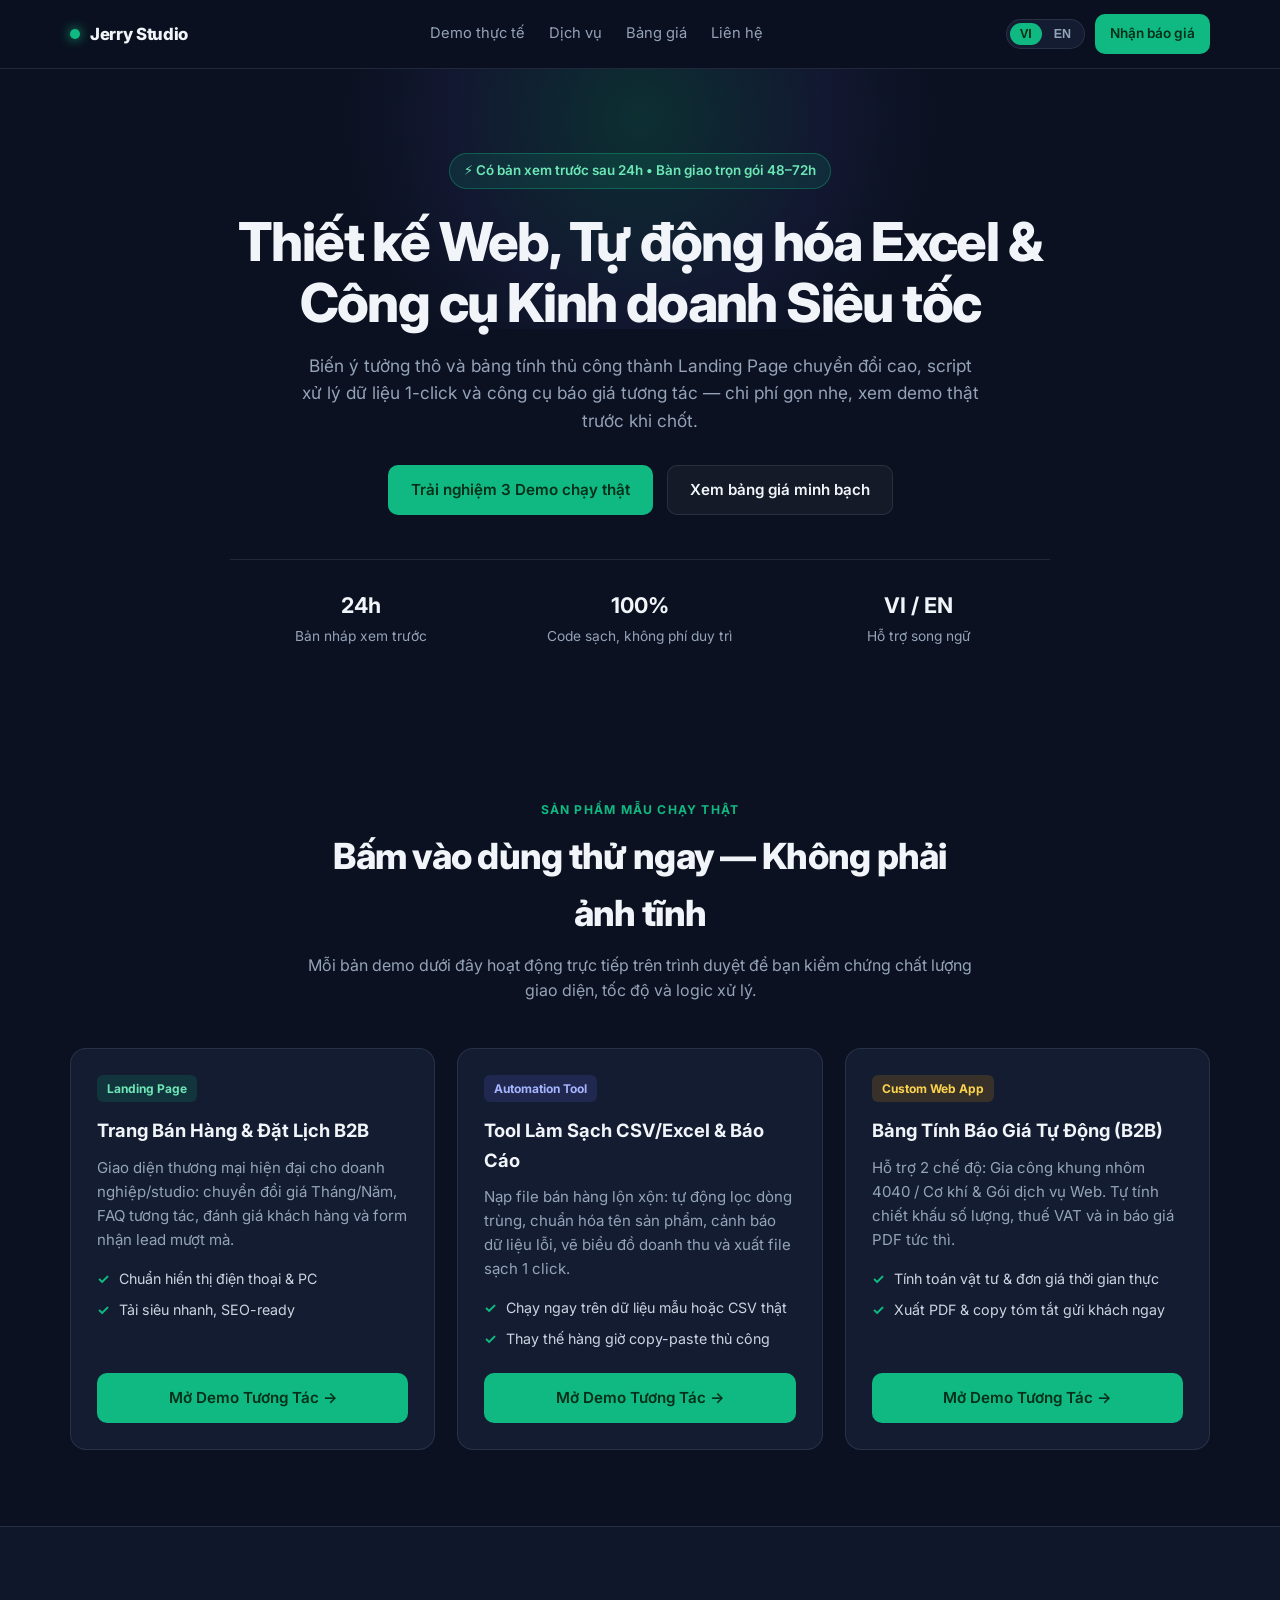
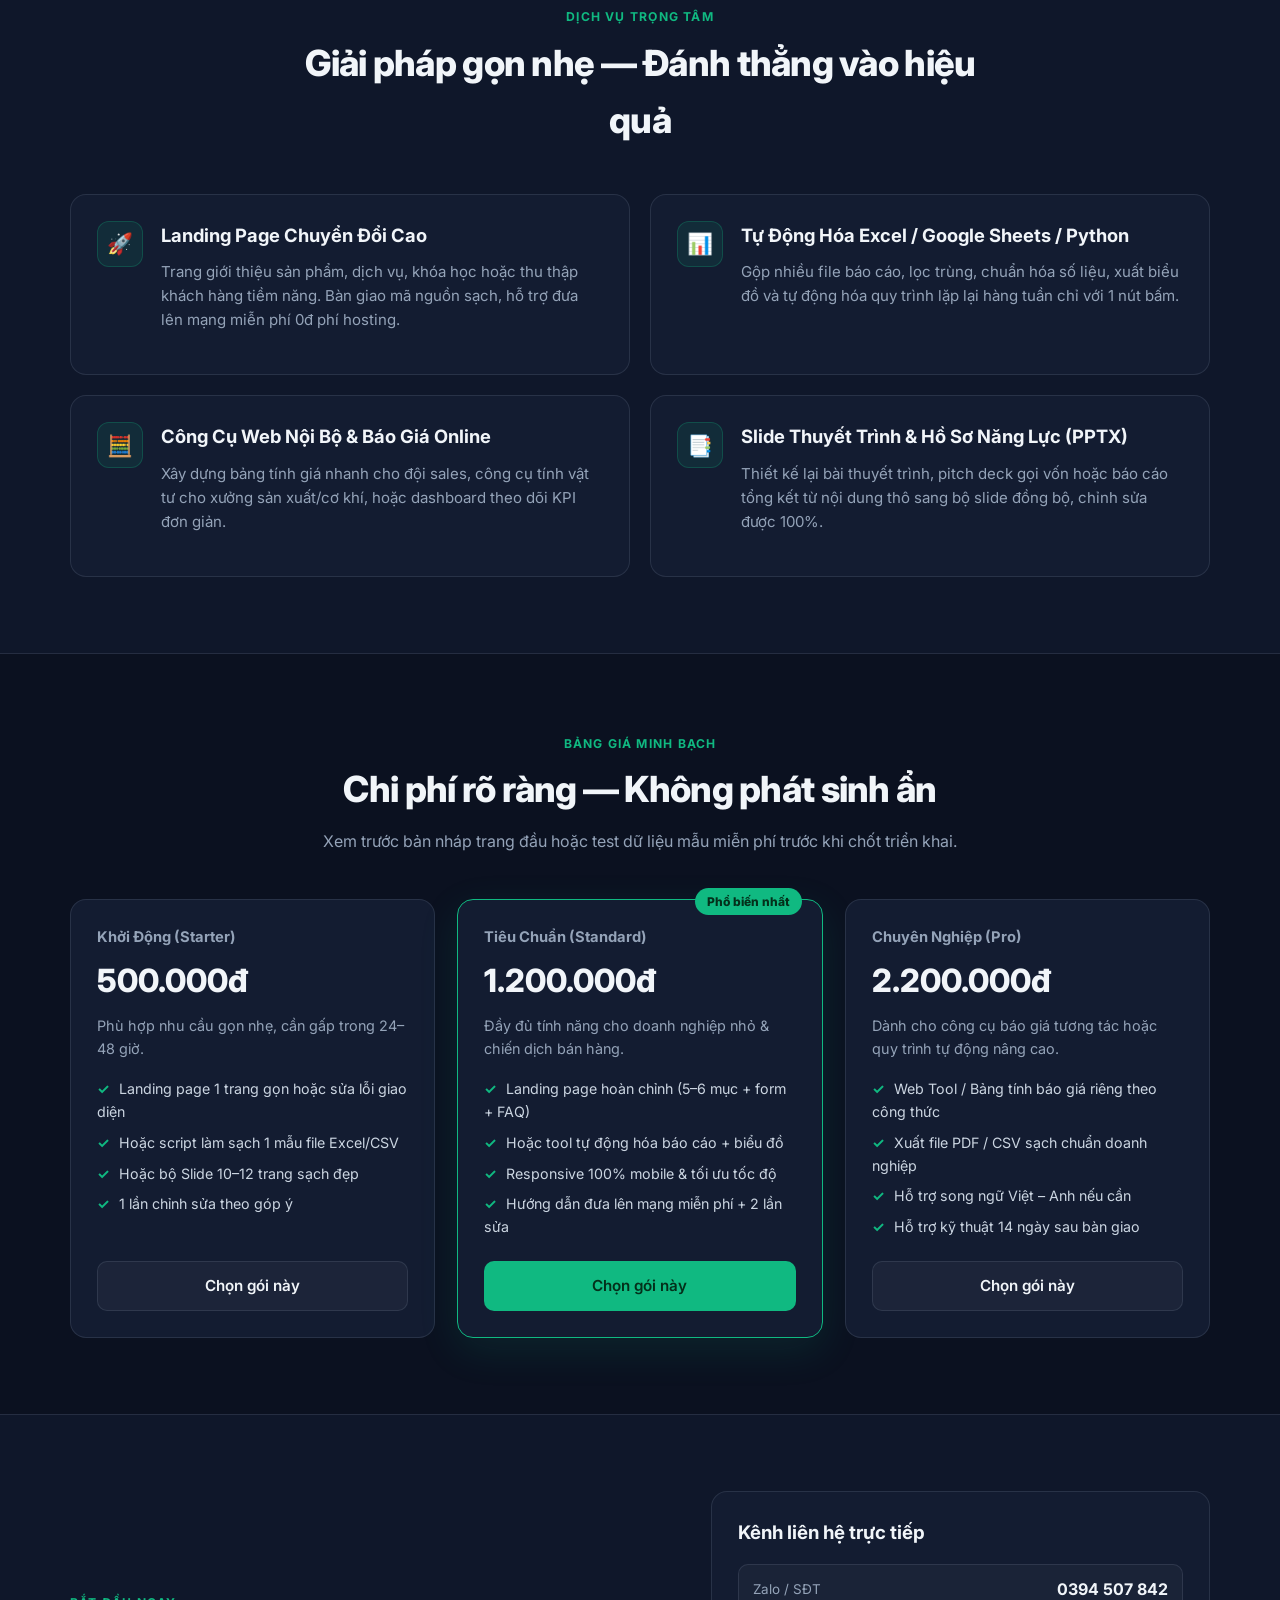
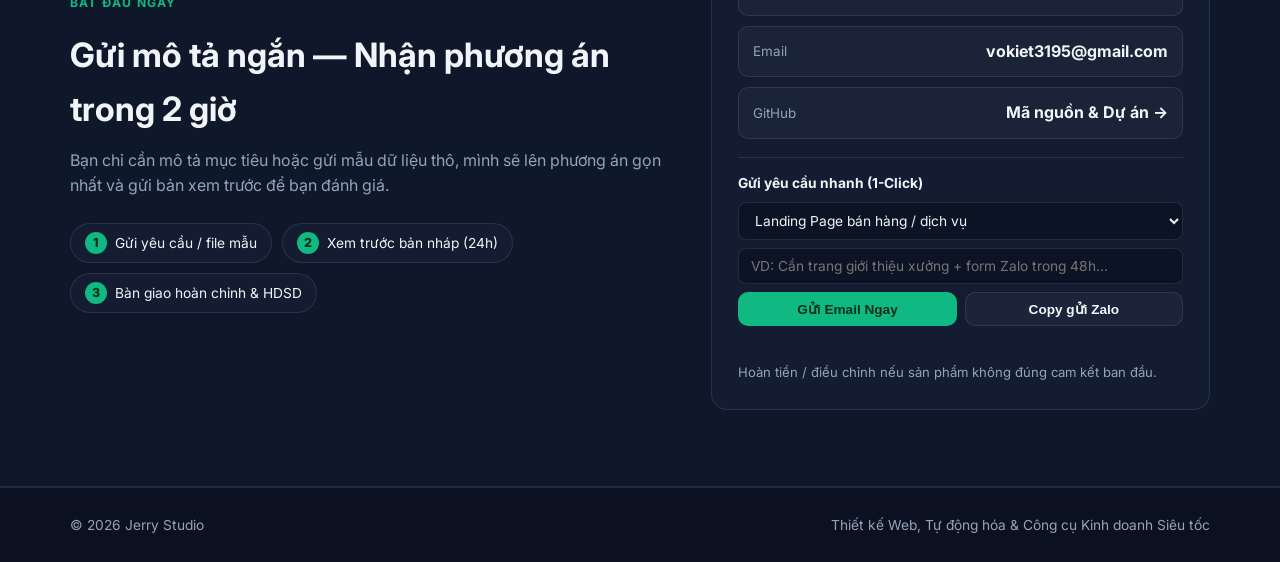
<file: index.html>
<!DOCTYPE html>
<html lang="vi">
<head>
  <meta charset="UTF-8" />
  <meta name="viewport" content="width=device-width, initial-scale=1.0" />
  <title>Jerry Studio — Web, Automation & Interactive Business Tools</title>
  <link rel="preconnect" href="https://fonts.googleapis.com" />
  <link rel="preconnect" href="https://fonts.gstatic.com" crossorigin />
  <link href="https://fonts.googleapis.com/css2?family=Inter:wght@400;500;600;700;800&display=swap" rel="stylesheet" />
  <link rel="stylesheet" href="./styles.css" />
</head>
<body>
  <header class="navbar">
    <div class="container nav-inner">
      <a href="#top" class="brand">
        <span class="brand-dot"></span>
        <span data-brand-name>Jerry Studio</span>
      </a>
      <nav class="nav-links">
        <a href="#demos" data-i18n="nav_demos">Demo thực tế</a>
        <a href="#services" data-i18n="nav_services">Dịch vụ</a>
        <a href="#pricing" data-i18n="nav_pricing">Bảng giá</a>
        <a href="#contact" data-i18n="nav_contact">Liên hệ</a>
      </nav>
      <div class="nav-actions">
        <button id="langToggle" class="lang-btn" type="button" aria-label="Switch language">
          <span class="lang-pill active" data-lang-badge="vi">VI</span>
          <span class="lang-pill" data-lang-badge="en">EN</span>
        </button>
        <a href="#contact" class="btn btn-sm btn-primary" data-i18n="nav_cta">Nhận báo giá</a>
      </div>
    </div>
  </header>

  <main id="top">
    <!-- Hero -->
    <section class="hero">
      <div class="hero-glow"></div>
      <div class="container hero-content">
        <div class="badge" data-i18n="hero_badge">⚡ Có bản xem trước sau 24h • Bàn giao trọn gói 48–72h</div>
        <h1 data-i18n="hero_title">Thiết kế Web, Tự động hóa Excel &amp; Công cụ Kinh doanh Siêu tốc</h1>
        <p class="hero-sub" data-i18n="hero_sub">
          Biến ý tưởng thô và bảng tính thủ công thành Landing Page chuyển đổi cao, script xử lý dữ liệu 1-click và công cụ báo giá tương tác — chi phí gọn nhẹ, xem demo thật trước khi chốt.
        </p>
        <div class="hero-ctas">
          <a href="#demos" class="btn btn-primary" data-i18n="hero_cta_primary">Trải nghiệm 3 Demo chạy thật</a>
          <a href="#pricing" class="btn btn-secondary" data-i18n="hero_cta_secondary">Xem bảng giá minh bạch</a>
        </div>
        <div class="hero-stats">
          <div class="stat-item">
            <strong>24h</strong>
            <span data-i18n="stat_1">Bản nháp xem trước</span>
          </div>
          <div class="stat-item">
            <strong>100%</strong>
            <span data-i18n="stat_2">Code sạch, không phí duy trì</span>
          </div>
          <div class="stat-item">
            <strong>VI / EN</strong>
            <span data-i18n="stat_3">Hỗ trợ song ngữ</span>
          </div>
        </div>
      </div>
    </section>

    <!-- Live Interactive Demos -->
    <section id="demos" class="section">
      <div class="container">
        <div class="section-head">
          <span class="eyebrow" data-i18n="demos_eyebrow">SẢN PHẨM MẪU CHẠY THẬT</span>
          <h2 data-i18n="demos_title">Bấm vào dùng thử ngay — Không phải ảnh tĩnh</h2>
          <p data-i18n="demos_sub">Mỗi bản demo dưới đây hoạt động trực tiếp trên trình duyệt để bạn kiểm chứng chất lượng giao diện, tốc độ và logic xử lý.</p>
        </div>

        <div class="grid-3">
          <article class="card demo-card">
            <div class="demo-tag emerald" data-i18n="demo1_tag">Landing Page</div>
            <h3 data-i18n="demo1_title">Trang Bán Hàng &amp; Đặt Lịch B2B</h3>
            <p data-i18n="demo1_desc">Giao diện thương mại hiện đại cho doanh nghiệp/studio: chuyển đổi giá Tháng/Năm, FAQ tương tác, đánh giá khách hàng và form nhận lead mượt mà.</p>
            <ul class="mini-list">
              <li data-i18n="demo1_f1">Chuẩn hiển thị điện thoại &amp; PC</li>
              <li data-i18n="demo1_f2">Tải siêu nhanh, SEO-ready</li>
            </ul>
            <a href="./demos/landing-page/index.html" class="btn btn-primary full-btn" data-i18n="demo_open">Mở Demo Tương Tác →</a>
          </article>

          <article class="card demo-card">
            <div class="demo-tag indigo" data-i18n="demo2_tag">Automation Tool</div>
            <h3 data-i18n="demo2_title">Tool Làm Sạch CSV/Excel &amp; Báo Cáo</h3>
            <p data-i18n="demo2_desc">Nạp file bán hàng lộn xộn: tự động lọc dòng trùng, chuẩn hóa tên sản phẩm, cảnh báo dữ liệu lỗi, vẽ biểu đồ doanh thu và xuất file sạch 1 click.</p>
            <ul class="mini-list">
              <li data-i18n="demo2_f1">Chạy ngay trên dữ liệu mẫu hoặc CSV thật</li>
              <li data-i18n="demo2_f2">Thay thế hàng giờ copy-paste thủ công</li>
            </ul>
            <a href="./demos/excel-automation/index.html" class="btn btn-primary full-btn" data-i18n="demo_open">Mở Demo Tương Tác →</a>
          </article>

          <article class="card demo-card">
            <div class="demo-tag amber" data-i18n="demo3_tag">Custom Web App</div>
            <h3 data-i18n="demo3_title">Bảng Tính Báo Giá Tự Động (B2B)</h3>
            <p data-i18n="demo3_desc">Hỗ trợ 2 chế độ: Gia công khung nhôm 4040 / Cơ khí &amp; Gói dịch vụ Web. Tự tính chiết khấu số lượng, thuế VAT và in báo giá PDF tức thì.</p>
            <ul class="mini-list">
              <li data-i18n="demo3_f1">Tính toán vật tư &amp; đơn giá thời gian thực</li>
              <li data-i18n="demo3_f2">Xuất PDF &amp; copy tóm tắt gửi khách ngay</li>
            </ul>
            <a href="./demos/quote-calculator/index.html" class="btn btn-primary full-btn" data-i18n="demo_open">Mở Demo Tương Tác →</a>
          </article>
        </div>
      </div>
    </section>

    <!-- Core Services -->
    <section id="services" class="section section-alt">
      <div class="container">
        <div class="section-head">
          <span class="eyebrow" data-i18n="srv_eyebrow">DỊCH VỤ TRỌNG TÂM</span>
          <h2 data-i18n="srv_title">Giải pháp gọn nhẹ — Đánh thẳng vào hiệu quả</h2>
        </div>

        <div class="grid-2">
          <div class="card service-card">
            <div class="icon-box">🚀</div>
            <div>
              <h3 data-i18n="srv1_title">Landing Page Chuyển Đổi Cao</h3>
              <p data-i18n="srv1_desc">Trang giới thiệu sản phẩm, dịch vụ, khóa học hoặc thu thập khách hàng tiềm năng. Bàn giao mã nguồn sạch, hỗ trợ đưa lên mạng miễn phí 0đ phí hosting.</p>
            </div>
          </div>

          <div class="card service-card">
            <div class="icon-box">📊</div>
            <div>
              <h3 data-i18n="srv2_title">Tự Động Hóa Excel / Google Sheets / Python</h3>
              <p data-i18n="srv2_desc">Gộp nhiều file báo cáo, lọc trùng, chuẩn hóa số liệu, xuất biểu đồ và tự động hóa quy trình lặp lại hàng tuần chỉ với 1 nút bấm.</p>
            </div>
          </div>

          <div class="card service-card">
            <div class="icon-box">🧮</div>
            <div>
              <h3 data-i18n="srv3_title">Công Cụ Web Nội Bộ &amp; Báo Giá Online</h3>
              <p data-i18n="srv3_desc">Xây dựng bảng tính giá nhanh cho đội sales, công cụ tính vật tư cho xưởng sản xuất/cơ khí, hoặc dashboard theo dõi KPI đơn giản.</p>
            </div>
          </div>

          <div class="card service-card">
            <div class="icon-box">📑</div>
            <div>
              <h3 data-i18n="srv4_title">Slide Thuyết Trình &amp; Hồ Sơ Năng Lực (PPTX)</h3>
              <p data-i18n="srv4_desc">Thiết kế lại bài thuyết trình, pitch deck gọi vốn hoặc báo cáo tổng kết từ nội dung thô sang bộ slide đồng bộ, chỉnh sửa được 100%.</p>
            </div>
          </div>
        </div>
      </div>
    </section>

    <!-- Pricing -->
    <section id="pricing" class="section">
      <div class="container">
        <div class="section-head">
          <span class="eyebrow" data-i18n="price_eyebrow">BẢNG GIÁ MINH BẠCH</span>
          <h2 data-i18n="price_title">Chi phí rõ ràng — Không phát sinh ẩn</h2>
          <p data-i18n="price_sub">Xem trước bản nháp trang đầu hoặc test dữ liệu mẫu miễn phí trước khi chốt triển khai.</p>
        </div>

        <div class="grid-3">
          <div class="card price-card">
            <div class="tier-name" data-i18n="p1_name">Khởi Động (Starter)</div>
            <div class="tier-price" data-i18n="p1_price">500.000đ</div>
            <p class="tier-desc" data-i18n="p1_desc">Phù hợp nhu cầu gọn nhẹ, cần gấp trong 24–48 giờ.</p>
            <ul class="check-list">
              <li data-i18n="p1_l1">Landing page 1 trang gọn hoặc sửa lỗi giao diện</li>
              <li data-i18n="p1_l2">Hoặc script làm sạch 1 mẫu file Excel/CSV</li>
              <li data-i18n="p1_l3">Hoặc bộ Slide 10–12 trang sạch đẹp</li>
              <li data-i18n="p1_l4">1 lần chỉnh sửa theo góp ý</li>
            </ul>
            <a href="#contact" class="btn btn-secondary full-btn" data-i18n="price_btn">Chọn gói này</a>
          </div>

          <div class="card price-card featured">
            <div class="popular-badge" data-i18n="p2_badge">Phổ biến nhất</div>
            <div class="tier-name" data-i18n="p2_name">Tiêu Chuẩn (Standard)</div>
            <div class="tier-price" data-i18n="p2_price">1.200.000đ</div>
            <p class="tier-desc" data-i18n="p2_desc">Đầy đủ tính năng cho doanh nghiệp nhỏ &amp; chiến dịch bán hàng.</p>
            <ul class="check-list">
              <li data-i18n="p2_l1">Landing page hoàn chỉnh (5–6 mục + form + FAQ)</li>
              <li data-i18n="p2_l2">Hoặc tool tự động hóa báo cáo + biểu đồ</li>
              <li data-i18n="p2_l3">Responsive 100% mobile &amp; tối ưu tốc độ</li>
              <li data-i18n="p2_l4">Hướng dẫn đưa lên mạng miễn phí + 2 lần sửa</li>
            </ul>
            <a href="#contact" class="btn btn-primary full-btn" data-i18n="price_btn">Chọn gói này</a>
          </div>

          <div class="card price-card">
            <div class="tier-name" data-i18n="p3_name">Chuyên Nghiệp (Pro)</div>
            <div class="tier-price" data-i18n="p3_price">2.200.000đ</div>
            <p class="tier-desc" data-i18n="p3_desc">Dành cho công cụ báo giá tương tác hoặc quy trình tự động nâng cao.</p>
            <ul class="check-list">
              <li data-i18n="p3_l1">Web Tool / Bảng tính báo giá riêng theo công thức</li>
              <li data-i18n="p3_l2">Xuất file PDF / CSV sạch chuẩn doanh nghiệp</li>
              <li data-i18n="p3_l3">Hỗ trợ song ngữ Việt – Anh nếu cần</li>
              <li data-i18n="p3_l4">Hỗ trợ kỹ thuật 14 ngày sau bàn giao</li>
            </ul>
            <a href="#contact" class="btn btn-secondary full-btn" data-i18n="price_btn">Chọn gói này</a>
          </div>
        </div>
      </div>
    </section>

    <!-- Process + Contact -->
    <section id="contact" class="section section-alt">
      <div class="container contact-wrap">
        <div class="contact-info">
          <span class="eyebrow" data-i18n="ct_eyebrow">BẮT ĐẦU NGAY</span>
          <h2 data-i18n="ct_title">Gửi mô tả ngắn — Nhận phương án trong 2 giờ</h2>
          <p data-i18n="ct_sub">Bạn chỉ cần mô tả mục tiêu hoặc gửi mẫu dữ liệu thô, mình sẽ lên phương án gọn nhất và gửi bản xem trước để bạn đánh giá.</p>

          <div class="process-steps">
            <div class="step-pill"><span>1</span> <em data-i18n="step_1">Gửi yêu cầu / file mẫu</em></div>
            <div class="step-pill"><span>2</span> <em data-i18n="step_2">Xem trước bản nháp (24h)</em></div>
            <div class="step-pill"><span>3</span> <em data-i18n="step_3">Bàn giao hoàn chỉnh &amp; HDSD</em></div>
          </div>
        </div>

        <div class="card contact-card">
          <h3 data-i18n="ct_box_title">Kênh liên hệ trực tiếp</h3>
          <div class="contact-links">
            <a id="linkZalo" href="#" target="_blank" rel="noopener noreferrer" class="contact-row">
              <span class="c-label">Zalo / SĐT</span>
              <strong id="textZalo">0900 000 000</strong>
            </a>
            <a id="linkEmail" href="mailto:hello@example.com" class="contact-row">
              <span class="c-label">Email</span>
              <strong id="textEmail">hello@example.com</strong>
            </a>
            <a id="linkUpwork" href="#" target="_blank" rel="noopener noreferrer" class="contact-row">
              <span class="c-label">Upwork</span>
              <strong data-i18n="ct_upwork">Hồ sơ Upwork →</strong>
            </a>
            <a id="linkGithub" href="#" target="_blank" rel="noopener noreferrer" class="contact-row">
              <span class="c-label">GitHub</span>
              <strong data-i18n="ct_github">Mã nguồn &amp; Dự án →</strong>
            </a>
          </div>

          <div class="brief-box">
            <div class="brief-title" data-i18n="qb_title">Gửi yêu cầu nhanh (1-Click)</div>
            <select id="briefService" class="brief-input">
              <option value="Landing Page (600k / $25–$50)" data-i18n="qb_opt1">Landing Page bán hàng / dịch vụ</option>
              <option value="Excel / CSV / Python Automation (400k / $25–$50)" data-i18n="qb_opt2">Tự động hóa Excel / CSV / Python</option>
              <option value="Interactive Quote Calculator / Web Tool (800k / $30–$95)" data-i18n="qb_opt3">Web Tool / Bảng tính báo giá B2B</option>
              <option value="PPTX Slide Deck (350k / $25–$50)" data-i18n="qb_opt4">Slide thuyết trình / Báo cáo PPTX</option>
            </select>
            <input id="briefNote" type="text" class="brief-input" placeholder="VD: Cần trang giới thiệu xưởng + form Zalo trong 48h..." />
            <div class="brief-actions">
              <button id="btnSendEmail" type="button" class="btn btn-sm btn-primary" data-i18n="qb_email">Gửi Email Ngay</button>
              <button id="btnCopyBrief" type="button" class="btn btn-sm btn-secondary" data-i18n="qb_copy">Copy gửi Zalo</button>
            </div>
            <div id="briefToast" class="brief-toast"></div>
          </div>

          <p class="contact-note" data-i18n="ct_note">Hoàn tiền / điều chỉnh nếu sản phẩm không đúng cam kết ban đầu.</p>
        </div>
      </div>
    </section>
  </main>

  <footer class="footer">
    <div class="container footer-inner">
      <span>© 2026 <span data-brand-name>Jerry Studio</span></span>
      <span data-i18n="footer_note">Fast-Turnaround Web, Automation &amp; Custom Tools</span>
    </div>
  </footer>

  <script src="./app.js"></script>
</body>
</html>
</file>
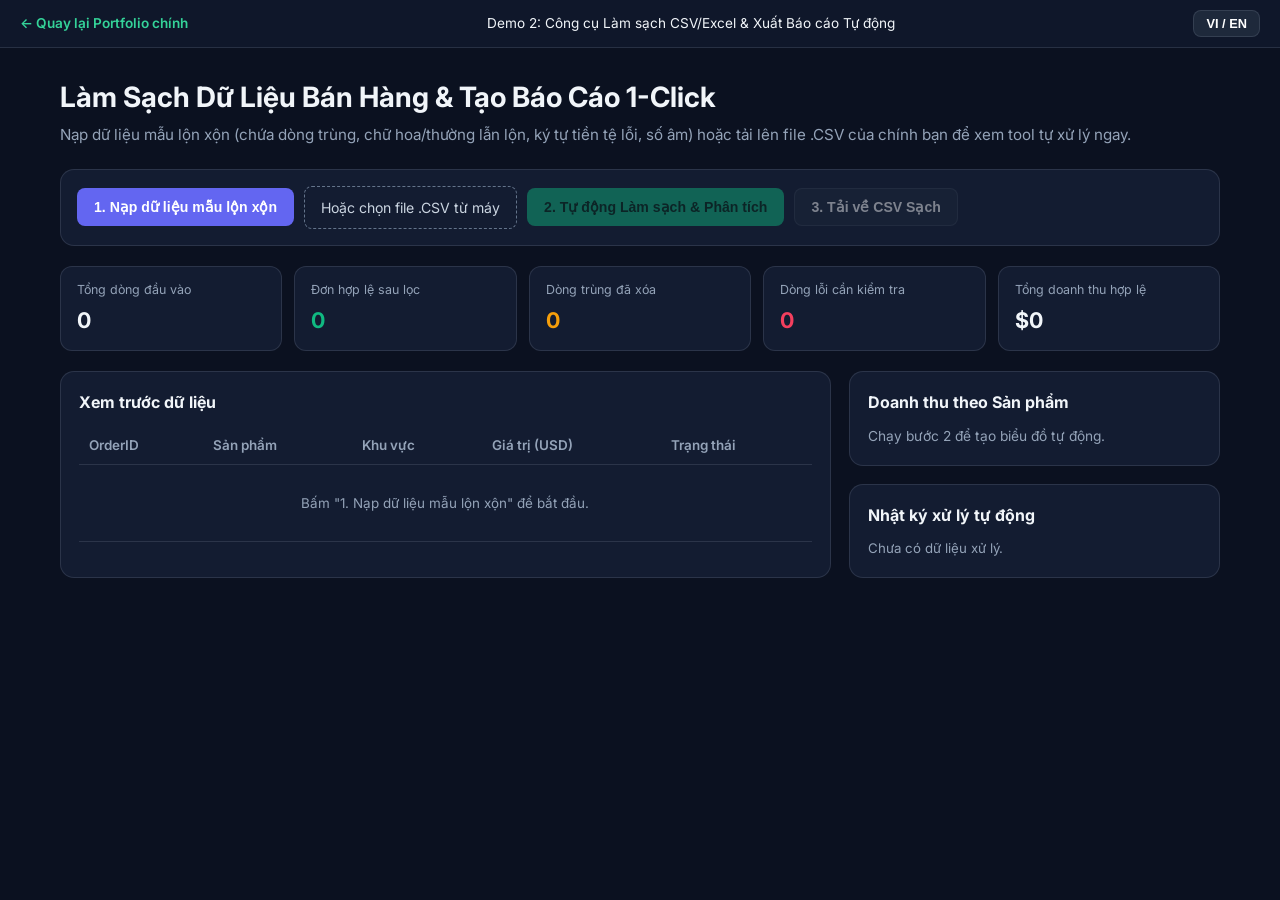
<file: demos/excel-automation/index.html>
<!DOCTYPE html>
<html lang="vi">
<head>
  <meta charset="UTF-8" />
  <meta name="viewport" content="width=device-width, initial-scale=1.0" />
  <title>Demo 2: CSV/Excel Auto-Cleaner &amp; Sales Report</title>
  <link href="https://fonts.googleapis.com/css2?family=Inter:wght@400;500;600;700;800&display=swap" rel="stylesheet" />
  <style>
    :root { --bg:#0b1120; --card:#131c31; --border:rgba(148,163,184,0.18); --text:#f1f5f9; --muted:#94a3b8; --emerald:#10b981; --amber:#f59e0b; --rose:#f43f5e; --indigo:#6366f1; }
    * { box-sizing: border-box; margin: 0; padding: 0; }
    body { font-family: 'Inter', system-ui, sans-serif; background: var(--bg); color: var(--text); line-height: 1.5; }
    .demo-bar { background: #0f172a; border-bottom: 1px solid var(--border); padding: 10px 20px; display: flex; justify-content: space-between; align-items: center; gap: 12px; font-size: 0.85rem; }
    .demo-bar a { color: #34d399; font-weight: 600; text-decoration: none; }
    .btn { padding: 10px 16px; border-radius: 8px; border: 1px solid var(--border); background: #1e293b; color: #fff; font-weight: 600; cursor: pointer; font-size: 0.88rem; }
    .btn:hover { border-color: var(--emerald); }
    .btn-primary { background: var(--emerald); color: #042f1a; border-color: transparent; }
    .btn-indigo { background: var(--indigo); color: #fff; border-color: transparent; }
    .btn:disabled { opacity: 0.45; cursor: not-allowed; }
    .container { width: min(1160px, 94%); margin: 28px auto 60px; }
    h1 { font-size: 1.75rem; margin-bottom: 6px; }
    .sub { color: var(--muted); margin-bottom: 22px; font-size: 0.95rem; }
    .toolbar { display: flex; flex-wrap: wrap; gap: 10px; align-items: center; background: var(--card); border: 1px solid var(--border); padding: 16px; border-radius: 14px; margin-bottom: 20px; }
    .file-label { display: inline-flex; align-items: center; gap: 8px; padding: 10px 16px; border-radius: 8px; border: 1px dashed #64748b; cursor: pointer; font-size: 0.88rem; color: #cbd5e1; }
    .file-label input { display: none; }
    .kpis { display: grid; grid-template-columns: repeat(5, 1fr); gap: 12px; margin-bottom: 20px; }
    .kpi { background: var(--card); border: 1px solid var(--border); border-radius: 12px; padding: 14px 16px; }
    .kpi span { display: block; font-size: 0.78rem; color: var(--muted); margin-bottom: 4px; }
    .kpi strong { font-size: 1.35rem; }
    .grid-main { display: grid; grid-template-columns: 1.35fr 0.65fr; gap: 18px; margin-bottom: 20px; }
    .panel { background: var(--card); border: 1px solid var(--border); border-radius: 14px; padding: 18px; }
    .panel h3 { font-size: 1rem; margin-bottom: 12px; display: flex; justify-content: space-between; align-items: center; }
    .table-wrap { overflow-x: auto; max-height: 360px; overflow-y: auto; }
    table { width: 100%; border-collapse: collapse; font-size: 0.84rem; }
    th, td { text-align: left; padding: 9px 10px; border-bottom: 1px solid var(--border); white-space: nowrap; }
    th { color: var(--muted); font-weight: 600; position: sticky; top: 0; background: var(--card); }
    .tag { padding: 2px 8px; border-radius: 999px; font-size: 0.74rem; font-weight: 700; }
    .tag-ok { background: rgba(16,185,129,0.16); color: #6ee7b7; }
    .tag-warn { background: rgba(244,63,94,0.18); color: #fda4af; }
    .bar-list { display: flex; flex-direction: column; gap: 12px; }
    .bar-row { font-size: 0.84rem; }
    .bar-meta { display: flex; justify-content: space-between; margin-bottom: 4px; }
    .bar-track { height: 10px; background: #1e293b; border-radius: 999px; overflow: hidden; }
    .bar-fill { height: 100%; background: linear-gradient(90deg, var(--emerald), var(--indigo)); border-radius: 999px; }
    .log-box { font-size: 0.83rem; color: #cbd5e1; display: flex; flex-direction: column; gap: 6px; max-height: 220px; overflow-y: auto; }
    .log-item { padding: 7px 10px; background: rgba(255,255,255,0.03); border-radius: 8px; border-left: 3px solid var(--amber); }
    .log-item.ok { border-left-color: var(--emerald); }
    @media (max-width: 920px) { .kpis { grid-template-columns: repeat(2, 1fr); } .grid-main { grid-template-columns: 1fr; } }
  </style>
</head>
<body>
  <div class="demo-bar">
    <a href="../../index.html" data-t="back">← Quay lại Portfolio chính</a>
    <span data-t="demoTitle">Demo 2: Công cụ Làm sạch CSV/Excel &amp; Xuất Báo cáo Tự động</span>
    <button id="langBtn" class="btn" style="padding:5px 12px;font-size:0.8rem;" type="button">VI / EN</button>
  </div>

  <div class="container">
    <h1 data-t="h1">Làm Sạch Dữ Liệu Bán Hàng &amp; Tạo Báo Cáo 1-Click</h1>
    <p class="sub" data-t="sub">Nạp dữ liệu mẫu lộn xộn (chứa dòng trùng, chữ hoa/thường lẫn lộn, ký tự tiền tệ lỗi, số âm) hoặc tải lên file .CSV của chính bạn để xem tool tự xử lý ngay.</p>

    <div class="toolbar">
      <button id="loadSampleBtn" class="btn btn-indigo" type="button" data-t="btnSample">1. Nạp dữ liệu mẫu lộn xộn</button>
      <label class="file-label">
        <span data-t="btnUpload">Hoặc chọn file .CSV từ máy</span>
        <input id="csvInput" type="file" accept=".csv,text/csv" />
      </label>
      <button id="cleanBtn" class="btn btn-primary" type="button" disabled data-t="btnClean">2. Tự động Làm sạch &amp; Phân tích</button>
      <button id="exportBtn" class="btn" type="button" disabled data-t="btnExport">3. Tải về CSV Sạch</button>
    </div>

    <div class="kpis">
      <div class="kpi"><span data-t="k1">Tổng dòng đầu vào</span><strong id="kpiTotal">0</strong></div>
      <div class="kpi"><span data-t="k2">Đơn hợp lệ sau lọc</span><strong id="kpiValid" style="color:var(--emerald)">0</strong></div>
      <div class="kpi"><span data-t="k3">Dòng trùng đã xóa</span><strong id="kpiDup" style="color:var(--amber)">0</strong></div>
      <div class="kpi"><span data-t="k4">Dòng lỗi cần kiểm tra</span><strong id="kpiWarn" style="color:var(--rose)">0</strong></div>
      <div class="kpi"><span data-t="k5">Tổng doanh thu hợp lệ</span><strong id="kpiRev">$0</strong></div>
    </div>

    <div class="grid-main">
      <div class="panel">
        <h3><span data-t="tblTitle">Xem trước dữ liệu</span><small id="tblMode" style="color:var(--muted);font-weight:500;"></small></h3>
        <div class="table-wrap">
          <table>
            <thead>
              <tr>
                <th>OrderID</th>
                <th data-t="colProd">Sản phẩm</th>
                <th data-t="colReg">Khu vực</th>
                <th data-t="colAmt">Giá trị (USD)</th>
                <th data-t="colStatus">Trạng thái</th>
              </tr>
            </thead>
            <tbody id="tableBody">
              <tr><td colspan="5" style="color:var(--muted);text-align:center;padding:28px;" data-t="emptyMsg">Bấm "1. Nạp dữ liệu mẫu lộn xộn" để bắt đầu.</td></tr>
            </tbody>
          </table>
        </div>
      </div>

      <div style="display:flex;flex-direction:column;gap:18px;">
        <div class="panel">
          <h3 data-t="chartTitle">Doanh thu theo Sản phẩm</h3>
          <div id="chartBox" class="bar-list">
            <span style="color:var(--muted);font-size:0.86rem;" data-t="chartEmpty">Chạy bước 2 để tạo biểu đồ tự động.</span>
          </div>
        </div>
        <div class="panel">
          <h3 data-t="logTitle">Nhật ký xử lý tự động</h3>
          <div id="logBox" class="log-box">
            <span style="color:var(--muted);" data-t="logEmpty">Chưa có dữ liệu xử lý.</span>
          </div>
        </div>
      </div>
    </div>
  </div>

  <script>
    const SAMPLE_CSV = `OrderID,Product,Region,Amount
ORD-1001,  aluminum frame 4040 ,hanoi,$120.50
ORD-1002,Landing Page Starter,HCMC, 250
ORD-1001,  aluminum frame 4040 ,hanoi,$120.50
ORD-1003,EXCEL AUTO SCRIPT,da nang,"$180.00"
ORD-1004,aluminum frame 4040,Ha Noi,140
ORD-1005,B2B Quote Tool,HCMC,320
ORD-1006,landing page starter,hcmc, -45
ORD-1007,  excel auto script ,HaNoi,195.5
ORD-1005,B2B Quote Tool,HCMC,320
ORD-1008,Aluminum Frame 4040,DaNang,
ORD-1009,Pitch Deck PPTX,HCMC,150
ORD-1010,  b2b quote tool,Ha Noi,$410
ORD-1011,Landing Page Starter,DA NANG,260
ORD-1012,Pitch Deck PPTX,hanoi,$165`;

    const T = {
      vi: {
        back: "← Quay lại Portfolio chính",
        demoTitle: "Demo 2: Công cụ Làm sạch CSV/Excel & Xuất Báo cáo Tự động",
        h1: "Làm Sạch Dữ Liệu Bán Hàng & Tạo Báo Cáo 1-Click",
        sub: "Nạp dữ liệu mẫu lộn xộn (chứa dòng trùng, chữ hoa/thường lẫn lộn, ký tự tiền tệ lỗi, số âm) hoặc tải lên file .CSV của chính bạn để xem tool tự xử lý ngay.",
        btnSample: "1. Nạp dữ liệu mẫu lộn xộn",
        btnUpload: "Hoặc chọn file .CSV từ máy",
        btnClean: "2. Tự động Làm sạch & Phân tích",
        btnExport: "3. Tải về CSV Sạch",
        k1: "Tổng dòng đầu vào", k2: "Đơn hợp lệ sau lọc", k3: "Dòng trùng đã xóa", k4: "Dòng lỗi cần kiểm tra", k5: "Tổng doanh thu hợp lệ",
        tblTitle: "Xem trước dữ liệu", colProd: "Sản phẩm", colReg: "Khu vực", colAmt: "Giá trị (USD)", colStatus: "Trạng thái",
        emptyMsg: "Bấm \"1. Nạp dữ liệu mẫu lộn xộn\" để bắt đầu.",
        chartTitle: "Doanh thu theo Sản phẩm", chartEmpty: "Chạy bước 2 để tạo biểu đồ tự động.",
        logTitle: "Nhật ký xử lý tự động", logEmpty: "Chưa có dữ liệu xử lý.",
        modeRaw: "Dữ liệu thô chưa xử lý", modeClean: "Đã chuẩn hóa & lọc trùng",
        ok: "Hợp lệ", warn: "Cảnh báo lỗi"
      },
      en: {
        back: "← Back to Main Portfolio",
        demoTitle: "Demo 2: CSV / Excel Auto-Cleaner & Sales Report",
        h1: "1-Click Sales CSV Cleaner & Analytics Generator",
        sub: "Load messy sample exports (duplicates, inconsistent casing, currency symbols, negative/blank anomalies) or upload your own .CSV file.",
        btnSample: "1. Load Messy Sample Data",
        btnUpload: "Or Upload Your .CSV",
        btnClean: "2. Auto-Clean & Generate Report",
        btnExport: "3. Export Clean CSV",
        k1: "Input Rows", k2: "Valid Orders", k3: "Duplicates Removed", k4: "Flagged Anomalies", k5: "Valid Revenue",
        tblTitle: "Data Preview", colProd: "Product", colReg: "Region", colAmt: "Amount (USD)", colStatus: "Status",
        emptyMsg: "Click \"1. Load Messy Sample Data\" to begin.",
        chartTitle: "Revenue by Product", chartEmpty: "Run step 2 to render revenue chart.",
        logTitle: "Automation Audit Log", logEmpty: "No operations run yet.",
        modeRaw: "Raw Messy Input", modeClean: "Cleaned & Deduplicated",
        ok: "Valid", warn: "Flagged"
      }
    };

    let lang = "vi";
    let rawRows = [];
    let cleanedRows = [];

    function parseCSV(text) {
      const lines = text.trim().split(/\r?\n/);
      if (lines.length < 2) return [];
      const parseLine = (line) => {
        const res = [];
        let cur = "", inQ = false;
        for (let i = 0; i < line.length; i++) {
          const ch = line[i];
          if (ch === '"') { inQ = !inQ; }
          else if (ch === ',' && !inQ) { res.push(cur.trim()); cur = ""; }
          else { cur += ch; }
        }
        res.push(cur.trim());
        return res;
      };
      const headers = parseLine(lines[0]);
      return lines.slice(1).filter(Boolean).map((l) => {
        const vals = parseLine(l);
        return {
          id: vals[0] || "",
          product: vals[1] || "",
          region: vals[2] || "",
          amount: vals[3] || "",
          rawLine: l
        };
      });
    }

    function titleCase(str) {
      return str.trim().replace(/\s+/g, " ").toLowerCase().replace(/\b\w/g, (c) => c.toUpperCase());
    }

    function normalizeRegion(str) {
      const s = str.trim().replace(/\s+/g, "").toLowerCase();
      if (s === "hanoi") return "Ha Noi";
      if (s === "hcmc" || s === "hochiminh") return "HCMC";
      if (s === "danang") return "Da Nang";
      return titleCase(str);
    }

    function renderRawTable() {
      const tbody = document.getElementById("tableBody");
      tbody.innerHTML = rawRows.map((r) => `
        <tr>
          <td>${r.id}</td>
          <td>${r.product}</td>
          <td>${r.region}</td>
          <td>${r.amount || "<em>(blank)</em>"}</td>
          <td><span class="tag" style="background:rgba(148,163,184,0.18);color:#cbd5e1;">RAW</span></td>
        </tr>
      `).join("");
      document.getElementById("tblMode").textContent = T[lang].modeRaw;
      document.getElementById("kpiTotal").textContent = rawRows.length;
      document.getElementById("kpiValid").textContent = "—";
      document.getElementById("kpiDup").textContent = "—";
      document.getElementById("kpiWarn").textContent = "—";
      document.getElementById("kpiRev").textContent = "—";
    }

    function runCleaner() {
      const seen = new Set();
      const logs = [];
      let dupCount = 0, warnCount = 0, validRev = 0;
      const byProduct = {};
      cleanedRows = [];

      rawRows.forEach((row) => {
        const cleanId = row.id.trim().toUpperCase();
        const cleanProd = titleCase(row.product);
        const cleanReg = normalizeRegion(row.region);
        const numStr = String(row.amount).replace(/[$,\s"]/g, "");
        const amt = numStr === "" ? NaN : Number(numStr);

        const key = `${cleanId}|${cleanProd}|${cleanReg}|${numStr}`;
        if (seen.has(key)) {
          dupCount++;
          logs.push({ msg: `Removed duplicate: ${cleanId} (${cleanProd})`, ok: false });
          return;
        }
        seen.add(key);

        let status = "ok";
        if (Number.isNaN(amt) || amt <= 0) {
          status = "warn";
          warnCount++;
          logs.push({ msg: `Flagged anomaly on ${cleanId}: invalid amount "${row.amount || "blank"}"`, ok: false });
        } else {
          validRev += amt;
          byProduct[cleanProd] = (byProduct[cleanProd] || 0) + amt;
        }

        cleanedRows.push({
          id: cleanId,
          product: cleanProd,
          region: cleanReg,
          amount: Number.isNaN(amt) ? 0 : amt,
          status
        });
      });

      logs.unshift({ msg: `Normalized whitespace & casing across ${rawRows.length} rows.`, ok: true });

      const tbody = document.getElementById("tableBody");
      tbody.innerHTML = cleanedRows.map((r) => `
        <tr>
          <td>${r.id}</td>
          <td>${r.product}</td>
          <td>${r.region}</td>
          <td>$${r.amount.toFixed(2)}</td>
          <td><span class="tag ${r.status === "ok" ? "tag-ok" : "tag-warn"}">${r.status === "ok" ? T[lang].ok : T[lang].warn}</span></td>
        </tr>
      `).join("");

      const validCount = cleanedRows.filter((r) => r.status === "ok").length;
      document.getElementById("tblMode").textContent = T[lang].modeClean;
      document.getElementById("kpiTotal").textContent = rawRows.length;
      document.getElementById("kpiValid").textContent = validCount;
      document.getElementById("kpiDup").textContent = dupCount;
      document.getElementById("kpiWarn").textContent = warnCount;
      document.getElementById("kpiRev").textContent = `$${validRev.toLocaleString("en-US", { maximumFractionDigits: 2 })}`;

      const entries = Object.entries(byProduct).sort((a, b) => b[1] - a[1]);
      const maxVal = entries.length ? entries[0][1] : 1;
      document.getElementById("chartBox").innerHTML = entries.map(([name, val]) => `
        <div class="bar-row">
          <div class="bar-meta"><span>${name}</span><strong>$${val.toFixed(0)}</strong></div>
          <div class="bar-track"><div class="bar-fill" style="width:${Math.round((val / maxVal) * 100)}%"></div></div>
        </div>
      `).join("");

      document.getElementById("logBox").innerHTML = logs.map((l) => `
        <div class="log-item ${l.ok ? "ok" : ""}">${l.msg}</div>
      `).join("");

      document.getElementById("exportBtn").disabled = cleanedRows.length === 0;
    }

    document.getElementById("loadSampleBtn").addEventListener("click", () => {
      rawRows = parseCSV(SAMPLE_CSV);
      renderRawTable();
      document.getElementById("cleanBtn").disabled = false;
      document.getElementById("exportBtn").disabled = true;
    });

    document.getElementById("csvInput").addEventListener("change", (e) => {
      const file = e.target.files[0];
      if (!file) return;
      const reader = new FileReader();
      reader.onload = (ev) => {
        rawRows = parseCSV(String(ev.target.result || ""));
        if (rawRows.length) {
          renderRawTable();
          document.getElementById("cleanBtn").disabled = false;
          document.getElementById("exportBtn").disabled = true;
        }
      };
      reader.readAsText(file);
    });

    document.getElementById("cleanBtn").addEventListener("click", runCleaner);

    document.getElementById("exportBtn").addEventListener("click", () => {
      const lines = ["OrderID,Product,Region,AmountUSD,Status"];
      cleanedRows.forEach((r) => {
        lines.push(`"${r.id}","${r.product}","${r.region}",${r.amount.toFixed(2)},${r.status}`);
      });
      const blob = new Blob([lines.join("\n")], { type: "text/csv;charset=utf-8;" });
      const url = URL.createObjectURL(blob);
      const a = document.createElement("a");
      a.href = url;
      a.download = "cleaned_sales_report.csv";
      a.click();
      URL.revokeObjectURL(url);
    });

    document.getElementById("langBtn").addEventListener("click", () => {
      lang = lang === "vi" ? "en" : "vi";
      document.querySelectorAll("[data-t]").forEach((el) => {
        const k = el.getAttribute("data-t");
        if (T[lang][k]) el.textContent = T[lang][k];
      });
      if (cleanedRows.length) runCleaner();
      else if (rawRows.length) renderRawTable();
    });
  </script>
</body>
</html>
</file>
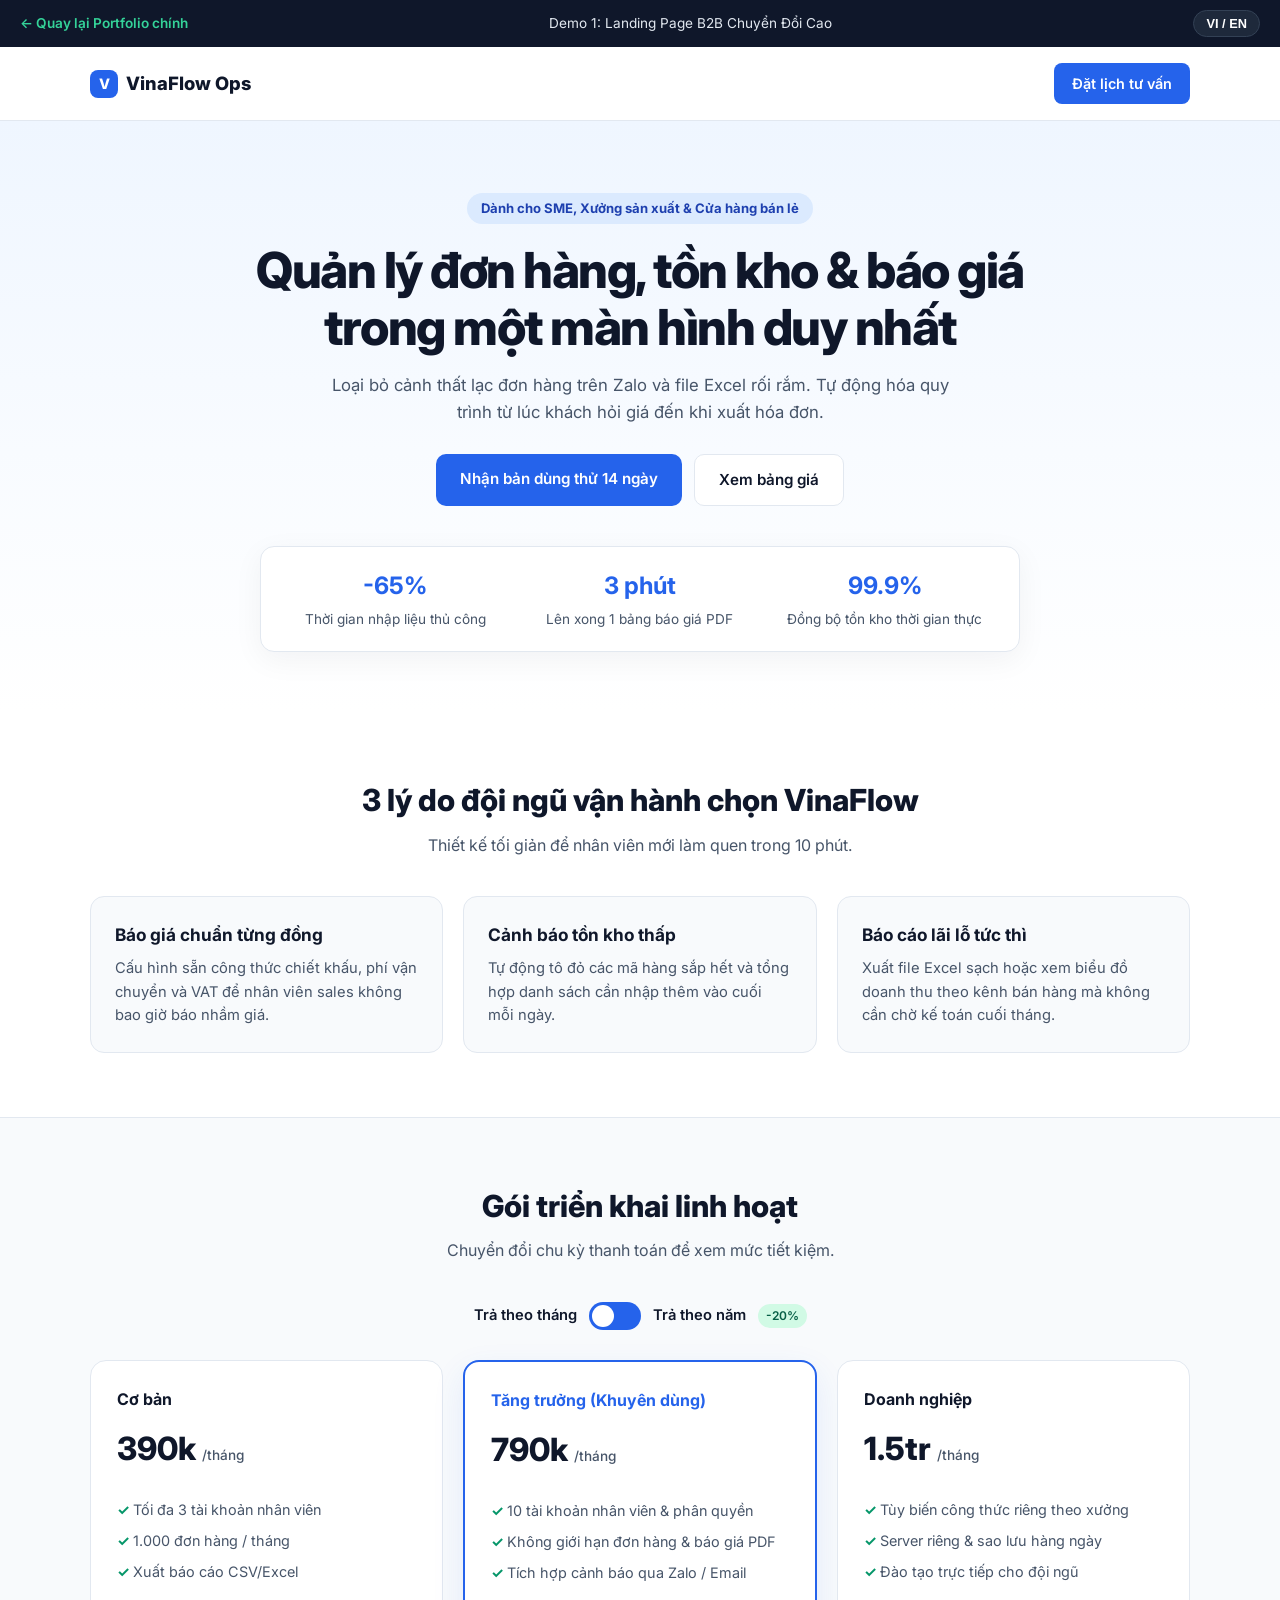
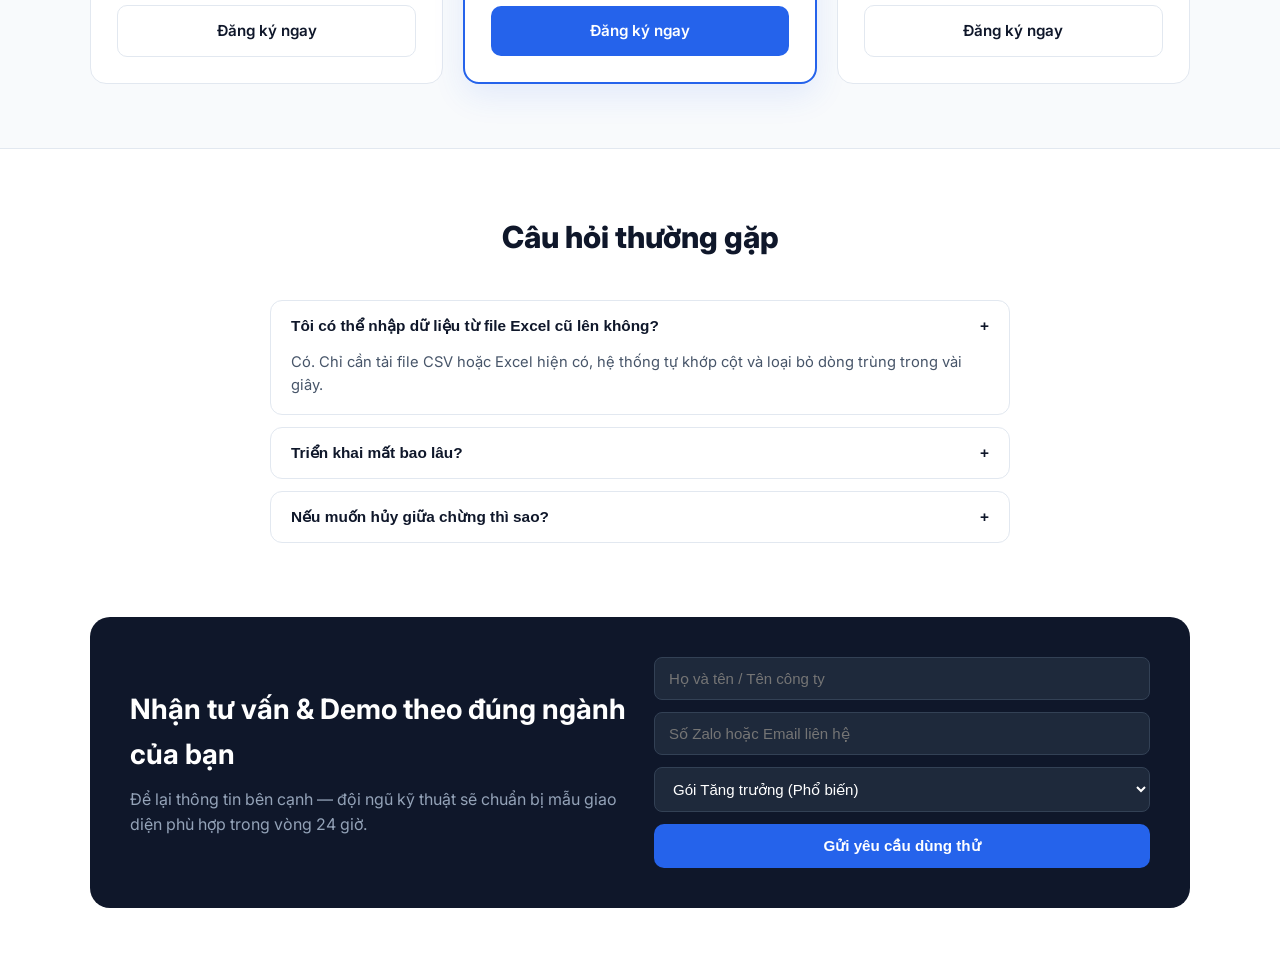
<file: demos/landing-page/index.html>
<!DOCTYPE html>
<html lang="vi">
<head>
  <meta charset="UTF-8" />
  <meta name="viewport" content="width=device-width, initial-scale=1.0" />
  <title>Demo 1: VinaFlow Ops — B2B Landing Page</title>
  <link href="https://fonts.googleapis.com/css2?family=Inter:wght@400;500;600;700;800&display=swap" rel="stylesheet" />
  <style>
    :root {
      --bg: #ffffff;
      --surface: #f8fafc;
      --ink: #0f172a;
      --muted: #475569;
      --border: #e2e8f0;
      --accent: #2563eb;
      --accent-dark: #1d4ed8;
      --emerald: #059669;
    }
    * { box-sizing: border-box; margin: 0; padding: 0; }
    body { font-family: 'Inter', system-ui, sans-serif; color: var(--ink); background: var(--bg); line-height: 1.6; }
    .demo-bar {
      background: #0f172a; color: #e2e8f0; padding: 10px 20px;
      display: flex; align-items: center; justify-content: space-between; gap: 12px; font-size: 0.85rem;
    }
    .demo-bar a { color: #34d399; font-weight: 600; text-decoration: none; }
    .lang-switch { background: #1e293b; color: #fff; border: 1px solid #334155; padding: 5px 12px; border-radius: 999px; cursor: pointer; font-weight: 600; font-size: 0.8rem; }
    .container { width: min(1100px, 92%); margin: 0 auto; }
    nav.site-nav { border-bottom: 1px solid var(--border); padding: 16px 0; background: #fff; position: sticky; top: 0; z-index: 20; }
    .nav-flex { display: flex; align-items: center; justify-content: space-between; gap: 16px; }
    .logo { font-weight: 800; font-size: 1.15rem; color: var(--ink); display: flex; align-items: center; gap: 8px; }
    .logo-badge { background: var(--accent); color: #fff; width: 28px; height: 28px; border-radius: 8px; display: grid; place-items: center; font-size: 0.9rem; }
    .nav-cta { background: var(--accent); color: #fff; padding: 9px 18px; border-radius: 8px; text-decoration: none; font-weight: 600; font-size: 0.9rem; }
    .hero { padding: 72px 0 60px; background: linear-gradient(180deg, #eff6ff 0%, #ffffff 100%); text-align: center; }
    .pill { display: inline-block; background: #dbeafe; color: #1e40af; padding: 5px 14px; border-radius: 999px; font-size: 0.82rem; font-weight: 700; margin-bottom: 18px; }
    .hero h1 { font-size: clamp(2rem, 4.2vw, 3.1rem); font-weight: 800; letter-spacing: -0.03em; max-width: 780px; margin: 0 auto 16px; line-height: 1.15; }
    .hero p { max-width: 620px; margin: 0 auto 28px; color: var(--muted); font-size: 1.05rem; }
    .hero-btns { display: flex; justify-content: center; gap: 12px; flex-wrap: wrap; margin-bottom: 40px; }
    .btn { padding: 13px 24px; border-radius: 10px; font-weight: 600; text-decoration: none; display: inline-block; cursor: pointer; border: none; font-size: 0.95rem; }
    .btn-blue { background: var(--accent); color: #fff; }
    .btn-blue:hover { background: var(--accent-dark); }
    .btn-outline { background: #fff; color: var(--ink); border: 1px solid var(--border); }
    .metrics { display: grid; grid-template-columns: repeat(3, 1fr); gap: 16px; max-width: 760px; margin: 0 auto; background: #fff; border: 1px solid var(--border); border-radius: 14px; padding: 20px; box-shadow: 0 8px 30px rgba(15, 23, 42, 0.05); }
    .metrics strong { display: block; font-size: 1.5rem; color: var(--accent); }
    .metrics span { font-size: 0.85rem; color: var(--muted); }
    section { padding: 64px 0; }
    .sec-head { text-align: center; max-width: 620px; margin: 0 auto 38px; }
    .sec-head h2 { font-size: 1.9rem; font-weight: 800; margin-bottom: 8px; }
    .sec-head p { color: var(--muted); }
    .grid-3 { display: grid; grid-template-columns: repeat(3, 1fr); gap: 20px; }
    .box { background: var(--surface); border: 1px solid var(--border); border-radius: 14px; padding: 24px; }
    .box h3 { margin-bottom: 8px; font-size: 1.08rem; }
    .box p { color: var(--muted); font-size: 0.92rem; }
    .billing-toggle { display: flex; align-items: center; justify-content: center; gap: 12px; margin-bottom: 30px; font-weight: 600; font-size: 0.92rem; }
    .switch-track { width: 52px; height: 28px; background: var(--accent); border-radius: 999px; position: relative; cursor: pointer; border: none; }
    .switch-thumb { width: 22px; height: 22px; background: #fff; border-radius: 50%; position: absolute; top: 3px; left: 3px; transition: transform 0.2s ease; }
    .switch-track.annual .switch-thumb { transform: translateX(24px); }
    .save-tag { background: #d1fae5; color: #065f46; padding: 2px 8px; border-radius: 999px; font-size: 0.75rem; }
    .price-box { background: #fff; border: 1px solid var(--border); border-radius: 16px; padding: 26px; display: flex; flex-direction: column; }
    .price-box.highlight { border: 2px solid var(--accent); box-shadow: 0 12px 32px rgba(37, 99, 235, 0.1); }
    .amount { font-size: 2rem; font-weight: 800; margin: 10px 0; }
    .amount small { font-size: 0.85rem; font-weight: 500; color: var(--muted); }
    .list { list-style: none; margin: 14px 0 22px; display: flex; flex-direction: column; gap: 8px; font-size: 0.9rem; color: var(--muted); }
    .list li::before { content: "✓ "; color: var(--emerald); font-weight: 700; }
    .faq-list { max-width: 740px; margin: 0 auto; display: flex; flex-direction: column; gap: 12px; }
    .faq-item { border: 1px solid var(--border); border-radius: 12px; overflow: hidden; background: #fff; }
    .faq-q { width: 100%; text-align: left; background: none; border: none; padding: 16px 20px; font-weight: 700; font-size: 0.96rem; cursor: pointer; display: flex; justify-content: space-between; align-items: center; color: var(--ink); }
    .faq-a { padding: 0 20px 16px; color: var(--muted); font-size: 0.92rem; display: none; }
    .faq-item.open .faq-a { display: block; }
    .lead-sec { background: #0f172a; color: #fff; border-radius: 20px; padding: 40px; display: grid; grid-template-columns: 1fr 1fr; gap: 28px; align-items: center; }
    .lead-form { display: flex; flex-direction: column; gap: 12px; }
    .lead-form input, .lead-form select { padding: 12px 14px; border-radius: 8px; border: 1px solid #334155; background: #1e293b; color: #fff; font-size: 0.94rem; }
    .toast { display: none; margin-top: 10px; background: rgba(16, 185, 129, 0.16); border: 1px solid #10b981; color: #6ee7b7; padding: 10px 14px; border-radius: 8px; font-size: 0.88rem; }
    @media (max-width: 820px) {
      .grid-3, .metrics, .lead-sec { grid-template-columns: 1fr; }
    }
  </style>
</head>
<body>
  <div class="demo-bar">
    <a href="../../index.html" data-t="back">← Quay lại Portfolio chính</a>
    <span data-t="demoLabel">Demo 1: Landing Page B2B Chuyển Đổi Cao</span>
    <button class="lang-switch" id="langBtn" type="button">VI / EN</button>
  </div>

  <nav class="site-nav">
    <div class="container nav-flex">
      <div class="logo"><span class="logo-badge">V</span> VinaFlow Ops</div>
      <a href="#book" class="nav-cta" data-t="navCta">Đặt lịch tư vấn</a>
    </div>
  </nav>

  <header class="hero">
    <div class="container">
      <span class="pill" data-t="pill">Dành cho SME, Xưởng sản xuất &amp; Cửa hàng bán lẻ</span>
      <h1 data-t="heroH1">Quản lý đơn hàng, tồn kho &amp; báo giá trong một màn hình duy nhất</h1>
      <p data-t="heroP">Loại bỏ cảnh thất lạc đơn hàng trên Zalo và file Excel rối rắm. Tự động hóa quy trình từ lúc khách hỏi giá đến khi xuất hóa đơn.</p>
      <div class="hero-btns">
        <a href="#book" class="btn btn-blue" data-t="cta1">Nhận bản dùng thử 14 ngày</a>
        <a href="#pricing" class="btn btn-outline" data-t="cta2">Xem bảng giá</a>
      </div>
      <div class="metrics">
        <div><strong>-65%</strong><span data-t="m1">Thời gian nhập liệu thủ công</span></div>
        <div><strong>3 phút</strong><span data-t="m2">Lên xong 1 bảng báo giá PDF</span></div>
        <div><strong>99.9%</strong><span data-t="m3">Đồng bộ tồn kho thời gian thực</span></div>
      </div>
    </div>
  </header>

  <section>
    <div class="container">
      <div class="sec-head">
        <h2 data-t="featH2">3 lý do đội ngũ vận hành chọn VinaFlow</h2>
        <p data-t="featP">Thiết kế tối giản để nhân viên mới làm quen trong 10 phút.</p>
      </div>
      <div class="grid-3">
        <div class="box">
          <h3 data-t="f1t">Báo giá chuẩn từng đồng</h3>
          <p data-t="f1d">Cấu hình sẵn công thức chiết khấu, phí vận chuyển và VAT để nhân viên sales không bao giờ báo nhầm giá.</p>
        </div>
        <div class="box">
          <h3 data-t="f2t">Cảnh báo tồn kho thấp</h3>
          <p data-t="f2d">Tự động tô đỏ các mã hàng sắp hết và tổng hợp danh sách cần nhập thêm vào cuối mỗi ngày.</p>
        </div>
        <div class="box">
          <h3 data-t="f3t">Báo cáo lãi lỗ tức thì</h3>
          <p data-t="f3d">Xuất file Excel sạch hoặc xem biểu đồ doanh thu theo kênh bán hàng mà không cần chờ kế toán cuối tháng.</p>
        </div>
      </div>
    </div>
  </section>

  <section id="pricing" style="background: var(--surface); border-top: 1px solid var(--border); border-bottom: 1px solid var(--border);">
    <div class="container">
      <div class="sec-head">
        <h2 data-t="priceH2">Gói triển khai linh hoạt</h2>
        <p data-t="priceP">Chuyển đổi chu kỳ thanh toán để xem mức tiết kiệm.</p>
      </div>
      <div class="billing-toggle">
        <span data-t="monthly">Trả theo tháng</span>
        <button id="billSwitch" class="switch-track" type="button" aria-label="Toggle billing"><span class="switch-thumb"></span></button>
        <span data-t="annual">Trả theo năm</span>
        <span class="save-tag">-20%</span>
      </div>
      <div class="grid-3">
        <div class="price-box">
          <strong data-t="t1n">Cơ bản</strong>
          <div class="amount" data-price-monthly="390k" data-price-annual="310k">390k <small data-t="perMo">/tháng</small></div>
          <ul class="list">
            <li data-t="t1a">Tối đa 3 tài khoản nhân viên</li>
            <li data-t="t1b">1.000 đơn hàng / tháng</li>
            <li data-t="t1c">Xuất báo cáo CSV/Excel</li>
          </ul>
          <a href="#book" class="btn btn-outline" style="margin-top:auto;text-align:center;" data-t="choose">Đăng ký ngay</a>
        </div>
        <div class="price-box highlight">
          <strong style="color:var(--accent)" data-t="t2n">Tăng trưởng (Khuyên dùng)</strong>
          <div class="amount" data-price-monthly="790k" data-price-annual="630k">790k <small data-t="perMo">/tháng</small></div>
          <ul class="list">
            <li data-t="t2a">10 tài khoản nhân viên &amp; phân quyền</li>
            <li data-t="t2b">Không giới hạn đơn hàng &amp; báo giá PDF</li>
            <li data-t="t2c">Tích hợp cảnh báo qua Zalo / Email</li>
          </ul>
          <a href="#book" class="btn btn-blue" style="margin-top:auto;text-align:center;" data-t="choose">Đăng ký ngay</a>
        </div>
        <div class="price-box">
          <strong data-t="t3n">Doanh nghiệp</strong>
          <div class="amount" data-price-monthly="1.5tr" data-price-annual="1.2tr">1.5tr <small data-t="perMo">/tháng</small></div>
          <ul class="list">
            <li data-t="t3a">Tùy biến công thức riêng theo xưởng</li>
            <li data-t="t3b">Server riêng &amp; sao lưu hàng ngày</li>
            <li data-t="t3c">Đào tạo trực tiếp cho đội ngũ</li>
          </ul>
          <a href="#book" class="btn btn-outline" style="margin-top:auto;text-align:center;" data-t="choose">Đăng ký ngay</a>
        </div>
      </div>
    </div>
  </section>

  <section>
    <div class="container">
      <div class="sec-head">
        <h2 data-t="faqH2">Câu hỏi thường gặp</h2>
      </div>
      <div class="faq-list">
        <div class="faq-item open">
          <button class="faq-q" type="button"><span data-t="q1">Tôi có thể nhập dữ liệu từ file Excel cũ lên không?</span><span>+</span></button>
          <div class="faq-a" data-t="a1">Có. Chỉ cần tải file CSV hoặc Excel hiện có, hệ thống tự khớp cột và loại bỏ dòng trùng trong vài giây.</div>
        </div>
        <div class="faq-item">
          <button class="faq-q" type="button"><span data-t="q2">Triển khai mất bao lâu?</span><span>+</span></button>
          <div class="faq-a" data-t="a2">Gói tiêu chuẩn hoạt động ngay sau 24–48 giờ kể từ lúc chốt quy trình mẫu.</div>
        </div>
        <div class="faq-item">
          <button class="faq-q" type="button"><span data-t="q3">Nếu muốn hủy giữa chừng thì sao?</span><span>+</span></button>
          <div class="faq-a" data-t="a3">Bạn luôn có thể xuất toàn bộ dữ liệu về máy dưới dạng Excel/CSV bất kỳ lúc nào, không ràng buộc hợp đồng dài hạn.</div>
        </div>
      </div>
    </div>
  </section>

  <section id="book" style="padding-top: 10px;">
    <div class="container">
      <div class="lead-sec">
        <div>
          <h2 style="font-size:1.75rem;margin-bottom:10px;" data-t="bookH2">Nhận tư vấn &amp; Demo theo đúng ngành của bạn</h2>
          <p style="color:#94a3b8;" data-t="bookP">Để lại thông tin bên cạnh — đội ngũ kỹ thuật sẽ chuẩn bị mẫu giao diện phù hợp trong vòng 24 giờ.</p>
        </div>
        <form id="leadForm" class="lead-form">
          <input type="text" id="leadName" required placeholder="Họ và tên / Tên công ty" />
          <input type="text" id="leadContact" required placeholder="Số Zalo hoặc Email liên hệ" />
          <select id="leadPackage">
            <option value="Standard">Gói Tăng trưởng (Phổ biến)</option>
            <option value="Starter">Gói Cơ bản</option>
            <option value="Enterprise">Gói Tùy biến riêng</option>
          </select>
          <button type="submit" class="btn btn-blue" data-t="submitBtn">Gửi yêu cầu dùng thử</button>
          <div id="toast" class="toast"></div>
        </form>
      </div>
    </div>
  </section>

  <script>
    const I18N = {
      vi: {
        back: "← Quay lại Portfolio chính",
        demoLabel: "Demo 1: Landing Page B2B Chuyển Đổi Cao",
        navCta: "Đặt lịch tư vấn",
        pill: "Dành cho SME, Xưởng sản xuất & Cửa hàng bán lẻ",
        heroH1: "Quản lý đơn hàng, tồn kho & báo giá trong một màn hình duy nhất",
        heroP: "Loại bỏ cảnh thất lạc đơn hàng trên Zalo và file Excel rối rắm. Tự động hóa quy trình từ lúc khách hỏi giá đến khi xuất hóa đơn.",
        cta1: "Nhận bản dùng thử 14 ngày",
        cta2: "Xem bảng giá",
        m1: "Thời gian nhập liệu thủ công",
        m2: "Lên xong 1 bảng báo giá PDF",
        m3: "Đồng bộ tồn kho thời gian thực",
        featH2: "3 lý do đội ngũ vận hành chọn VinaFlow",
        featP: "Thiết kế tối giản để nhân viên mới làm quen trong 10 phút.",
        f1t: "Báo giá chuẩn từng đồng",
        f1d: "Cấu hình sẵn công thức chiết khấu, phí vận chuyển và VAT để nhân viên sales không bao giờ báo nhầm giá.",
        f2t: "Cảnh báo tồn kho thấp",
        f2d: "Tự động tô đỏ các mã hàng sắp hết và tổng hợp danh sách cần nhập thêm vào cuối mỗi ngày.",
        f3t: "Báo cáo lãi lỗ tức thì",
        f3d: "Xuất file Excel sạch hoặc xem biểu đồ doanh thu theo kênh bán hàng mà không cần chờ kế toán cuối tháng.",
        priceH2: "Gói triển khai linh hoạt",
        priceP: "Chuyển đổi chu kỳ thanh toán để xem mức tiết kiệm.",
        monthly: "Trả theo tháng",
        annual: "Trả theo năm",
        perMo: "/tháng",
        t1n: "Cơ bản", t1a: "Tối đa 3 tài khoản nhân viên", t1b: "1.000 đơn hàng / tháng", t1c: "Xuất báo cáo CSV/Excel",
        t2n: "Tăng trưởng (Khuyên dùng)", t2a: "10 tài khoản nhân viên & phân quyền", t2b: "Không giới hạn đơn hàng & báo giá PDF", t2c: "Tích hợp cảnh báo qua Zalo / Email",
        t3n: "Doanh nghiệp", t3a: "Tùy biến công thức riêng theo xưởng", t3b: "Server riêng & sao lưu hàng ngày", t3c: "Đào tạo trực tiếp cho đội ngũ",
        choose: "Đăng ký ngay",
        faqH2: "Câu hỏi thường gặp",
        q1: "Tôi có thể nhập dữ liệu từ file Excel cũ lên không?",
        a1: "Có. Chỉ cần tải file CSV hoặc Excel hiện có, hệ thống tự khớp cột và loại bỏ dòng trùng trong vài giây.",
        q2: "Triển khai mất bao lâu?",
        a2: "Gói tiêu chuẩn hoạt động ngay sau 24–48 giờ kể từ lúc chốt quy trình mẫu.",
        q3: "Nếu muốn hủy giữa chừng thì sao?",
        a3: "Bạn luôn có thể xuất toàn bộ dữ liệu về máy dưới dạng Excel/CSV bất kỳ lúc nào, không ràng buộc hợp đồng dài hạn.",
        bookH2: "Nhận tư vấn & Demo theo đúng ngành của bạn",
        bookP: "Để lại thông tin bên cạnh — đội ngũ kỹ thuật sẽ chuẩn bị mẫu giao diện phù hợp trong vòng 24 giờ.",
        submitBtn: "Gửi yêu cầu dùng thử",
        toastOk: "Đã ghi nhận yêu cầu thử nghiệm (Demo Mode)! Cảm ơn "
      },
      en: {
        back: "← Back to Main Portfolio",
        demoLabel: "Demo 1: High-Converting B2B Landing Page",
        navCta: "Book a Demo",
        pill: "Built for SMEs, Workshops & Growing Retail Teams",
        heroH1: "Manage Orders, Inventory & Quotes in One Clean Workspace",
        heroP: "Stop losing customer quotes in chat threads and broken spreadsheets. Automate everything from inquiry to clean PDF invoices.",
        cta1: "Start 14-Day Free Trial",
        cta2: "View Pricing",
        m1: "Less manual data entry",
        m2: "To generate a PDF quote",
        m3: "Real-time stock sync",
        featH2: "Why Operations Teams Switch to VinaFlow",
        featP: "Clean interface any team member can master in 10 minutes.",
        f1t: "Error-Free Quoting",
        f1d: "Pre-configure bulk discounts, shipping fees, and tax rules so your sales reps never miscalculate margins.",
        f2t: "Low-Stock Alerts",
        f2d: "Automatically highlight SKUs running low and compile daily restock lists with zero effort.",
        f3t: "Instant Profit Reports",
        f3d: "Export clean CSV/Excel sheets and view revenue charts by channel without waiting until month-end.",
        priceH2: "Simple, Flexible Pricing",
        priceP: "Toggle monthly vs. annual billing to preview savings.",
        monthly: "Monthly",
        annual: "Annual",
        perMo: "/mo",
        t1n: "Starter", t1a: "Up to 3 team seats", t1b: "1,000 orders / month", t1c: "Clean CSV/Excel export",
        t2n: "Growth (Recommended)", t2a: "10 seats with role permissions", t2b: "Unlimited orders & PDF quotes", t2c: "Instant email & chat notifications",
        t3n: "Enterprise", t3a: "Custom pricing formulas", t3b: "Dedicated backup & SLA", t3c: "Team onboarding session",
        choose: "Get Started",
        faqH2: "Frequently Asked Questions",
        q1: "Can I import my existing Excel spreadsheets?",
        a1: "Yes. Upload any CSV/Excel export and our cleaner automatically maps columns and removes duplicates in seconds.",
        q2: "How fast can we launch?",
        a2: "Standard setups go live within 24–48 hours after confirming your workflow.",
        q3: "Is there any lock-in?",
        a3: "Never. Export all your records to standard CSV/Excel anytime with one click.",
        bookH2: "Get a Tailored Demo for Your Workflow",
        bookP: "Leave your details here—our team will prepare a matching preview within 24 hours.",
        submitBtn: "Request Free Preview",
        toastOk: "Demo request captured (Interactive Demo Mode)! Thank you, "
      }
    };

    let lang = "vi";
    let isAnnual = false;
    const annualUsd = ["$15", "$29", "$59"];
    const monthlyUsd = ["$19", "$39", "$75"];
    const monthlyVi = ["390k", "790k", "1.5tr"];
    const annualVi = ["310k", "630k", "1.2tr"];

    function renderPrices() {
      const els = document.querySelectorAll(".amount");
      els.forEach((el, idx) => {
        const val = lang === "vi"
          ? (isAnnual ? annualVi[idx] : monthlyVi[idx])
          : (isAnnual ? annualUsd[idx] : monthlyUsd[idx]);
        el.innerHTML = `${val} <small>${I18N[lang].perMo}</small>`;
      });
    }

    function applyLang(next) {
      lang = next;
      document.querySelectorAll("[data-t]").forEach((el) => {
        const k = el.getAttribute("data-t");
        if (I18N[lang][k]) el.textContent = I18N[lang][k];
      });
      document.getElementById("leadName").placeholder = lang === "vi" ? "Họ và tên / Tên công ty" : "Your Name / Company";
      document.getElementById("leadContact").placeholder = lang === "vi" ? "Số Zalo hoặc Email liên hệ" : "Work Email or Phone";
      renderPrices();
    }

    document.getElementById("langBtn").addEventListener("click", () => {
      applyLang(lang === "vi" ? "en" : "vi");
    });

    document.getElementById("billSwitch").addEventListener("click", (e) => {
      isAnnual = !isAnnual;
      e.currentTarget.classList.toggle("annual", isAnnual);
      renderPrices();
    });

    document.querySelectorAll(".faq-q").forEach((btn) => {
      btn.addEventListener("click", () => {
        btn.parentElement.classList.toggle("open");
      });
    });

    document.getElementById("leadForm").addEventListener("submit", (e) => {
      e.preventDefault();
      const name = document.getElementById("leadName").value.trim();
      const toast = document.getElementById("toast");
      toast.textContent = I18N[lang].toastOk + name + "!";
      toast.style.display = "block";
      e.target.reset();
    });
  </script>
</body>
</html>
</file>
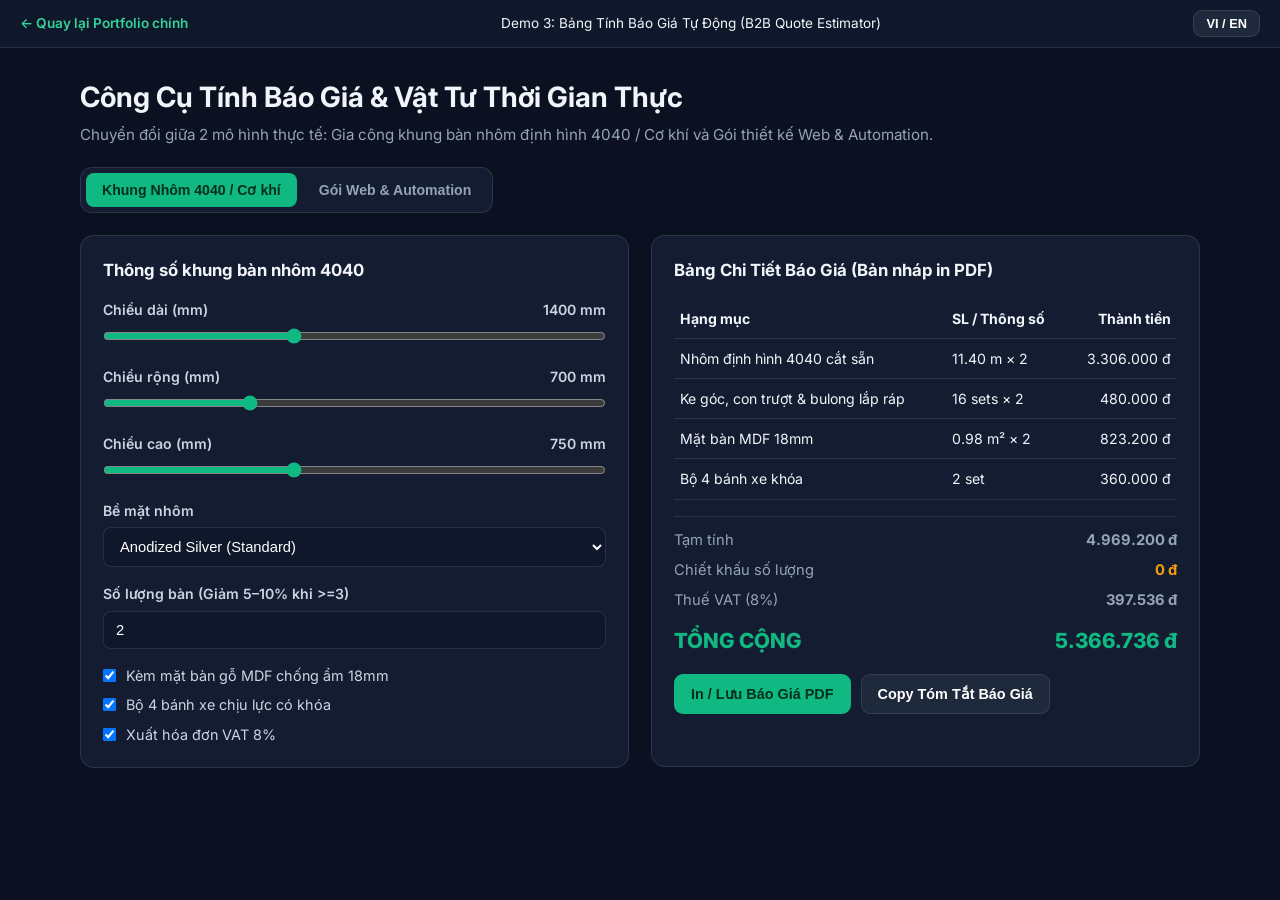
<file: demos/quote-calculator/index.html>
<!DOCTYPE html>
<html lang="vi">
<head>
  <meta charset="UTF-8" />
  <meta name="viewport" content="width=device-width, initial-scale=1.0" />
  <title>Demo 3: Interactive B2B Quote &amp; Cost Estimator</title>
  <link href="https://fonts.googleapis.com/css2?family=Inter:wght@400;500;600;700;800&display=swap" rel="stylesheet" />
  <style>
    :root { --bg:#0b1120; --card:#131c31; --border:rgba(148,163,184,0.18); --text:#f1f5f9; --muted:#94a3b8; --emerald:#10b981; --amber:#f59e0b; }
    * { box-sizing: border-box; margin: 0; padding: 0; }
    body { font-family: 'Inter', system-ui, sans-serif; background: var(--bg); color: var(--text); line-height: 1.5; }
    .demo-bar { background: #0f172a; border-bottom: 1px solid var(--border); padding: 10px 20px; display: flex; justify-content: space-between; align-items: center; gap: 12px; font-size: 0.85rem; }
    .demo-bar a { color: #34d399; font-weight: 600; text-decoration: none; }
    .container { width: min(1120px, 94%); margin: 28px auto 60px; }
    h1 { font-size: 1.75rem; margin-bottom: 6px; }
    .sub { color: var(--muted); margin-bottom: 20px; font-size: 0.95rem; }
    .preset-tabs { display: inline-flex; gap: 6px; background: var(--card); border: 1px solid var(--border); padding: 5px; border-radius: 12px; margin-bottom: 22px; }
    .tab-btn { padding: 9px 16px; border-radius: 8px; border: none; background: transparent; color: var(--muted); font-weight: 600; cursor: pointer; font-size: 0.88rem; }
    .tab-btn.active { background: var(--emerald); color: #042f1a; }
    .layout { display: grid; grid-template-columns: 1fr 1fr; gap: 22px; align-items: start; }
    .panel { background: var(--card); border: 1px solid var(--border); border-radius: 14px; padding: 22px; }
    .panel h3 { font-size: 1.05rem; margin-bottom: 16px; }
    .field { margin-bottom: 16px; }
    .field label { display: flex; justify-content: space-between; font-size: 0.88rem; color: #cbd5e1; margin-bottom: 6px; font-weight: 600; }
    input[type="range"] { width: 100%; accent-color: var(--emerald); }
    select, input[type="number"] { width: 100%; padding: 10px 12px; border-radius: 8px; border: 1px solid var(--border); background: #0f172a; color: #fff; font-size: 0.92rem; }
    .checks { display: flex; flex-direction: column; gap: 8px; }
    .check-row { display: flex; align-items: center; gap: 10px; font-size: 0.9rem; color: #cbd5e1; cursor: pointer; }
    .quote-table { width: 100%; border-collapse: collapse; font-size: 0.88rem; margin-bottom: 16px; }
    .quote-table th, .quote-table td { padding: 9px 6px; border-bottom: 1px solid var(--border); text-align: left; }
    .quote-table th:last-child, .quote-table td:last-child { text-align: right; }
    .totals { display: flex; flex-direction: column; gap: 8px; border-top: 1px solid var(--border); padding-top: 12px; font-size: 0.92rem; }
    .total-row { display: flex; justify-content: space-between; color: var(--muted); }
    .total-row.grand { font-size: 1.3rem; font-weight: 800; color: var(--emerald); margin-top: 6px; }
    .actions { display: flex; gap: 10px; margin-top: 18px; flex-wrap: wrap; }
    .btn { padding: 11px 16px; border-radius: 9px; font-weight: 600; cursor: pointer; border: 1px solid var(--border); background: #1e293b; color: #fff; font-size: 0.9rem; }
    .btn-primary { background: var(--emerald); color: #042f1a; border-color: transparent; }
    .copy-msg { margin-top: 10px; font-size: 0.84rem; color: #6ee7b7; min-height: 20px; }
    @media (max-width: 860px) { .layout { grid-template-columns: 1fr; } }
    @media print {
      body { background: #fff; color: #000; }
      .demo-bar, .preset-tabs, .controls-panel, .actions, .copy-msg { display: none !important; }
      .layout { grid-template-columns: 1fr; }
      .panel { background: #fff; border: 1px solid #ccc; color: #000; }
      .total-row, .quote-table td { color: #111; }
    }
  </style>
</head>
<body>
  <div class="demo-bar">
    <a href="../../index.html" data-t="back">← Quay lại Portfolio chính</a>
    <span data-t="demoTitle">Demo 3: Bảng Tính Báo Giá Tự Động (B2B Quote Estimator)</span>
    <button id="langBtn" class="btn" style="padding:5px 12px;font-size:0.8rem;" type="button">VI / EN</button>
  </div>

  <div class="container">
    <h1 data-t="h1">Công Cụ Tính Báo Giá &amp; Vật Tư Thời Gian Thực</h1>
    <p class="sub" data-t="sub">Chuyển đổi giữa 2 mô hình thực tế: Gia công khung bàn nhôm định hình 4040 / Cơ khí và Gói thiết kế Web &amp; Automation.</p>

    <div class="preset-tabs">
      <button id="tabMech" class="tab-btn active" type="button" data-t="tabMech">Khung Nhôm 4040 / Cơ khí</button>
      <button id="tabWeb" class="tab-btn" type="button" data-t="tabWeb">Gói Web &amp; Automation</button>
    </div>

    <div class="layout">
      <div class="panel controls-panel" id="controlsPanel"></div>

      <div class="panel">
        <h3 data-t="quoteHead">Bảng Chi Tiết Báo Giá (Bản nháp in PDF)</h3>
        <table class="quote-table">
          <thead>
            <tr>
              <th data-t="colItem">Hạng mục</th>
              <th data-t="colQty">SL / Thông số</th>
              <th data-t="colSub">Thành tiền</th>
            </tr>
          </thead>
          <tbody id="quoteRows"></tbody>
        </table>

        <div class="totals">
          <div class="total-row"><span data-t="lblSub">Tạm tính</span><strong id="valSub">0</strong></div>
          <div class="total-row"><span data-t="lblDisc">Chiết khấu số lượng</span><strong id="valDisc" style="color:var(--amber)">0</strong></div>
          <div class="total-row"><span data-t="lblVat">Thuế VAT (8%)</span><strong id="valVat">0</strong></div>
          <div class="total-row grand"><span data-t="lblGrand">TỔNG CỘNG</span><span id="valGrand">0</span></div>
        </div>

        <div class="actions">
          <button id="printBtn" class="btn btn-primary" type="button" data-t="btnPrint">In / Lưu Báo Giá PDF</button>
          <button id="copyBtn" class="btn" type="button" data-t="btnCopy">Copy Tóm Tắt Báo Giá</button>
        </div>
        <div id="copyMsg" class="copy-msg"></div>
      </div>
    </div>
  </div>

  <script>
    let lang = "vi";
    let mode = "mech";

    const state = {
      mech: { len: 1400, wid: 700, hei: 750, qty: 2, finish: "anodized", top: true, wheels: true, vat: true },
      web: { pages: 5, tier: "standard", qty: 1, automation: true, bilingual: false, vat: false }
    };

    const T = {
      vi: {
        back: "← Quay lại Portfolio chính",
        demoTitle: "Demo 3: Bảng Tính Báo Giá Tự Động (B2B Quote Estimator)",
        h1: "Công Cụ Tính Báo Giá & Vật Tư Thời Gian Thực",
        sub: "Chuyển đổi giữa 2 mô hình thực tế: Gia công khung bàn nhôm định hình 4040 / Cơ khí và Gói thiết kế Web & Automation.",
        tabMech: "Khung Nhôm 4040 / Cơ khí",
        tabWeb: "Gói Web & Automation",
        quoteHead: "Bảng Chi Tiết Báo Giá (Bản nháp in PDF)",
        colItem: "Hạng mục", colQty: "SL / Thông số", colSub: "Thành tiền",
        lblSub: "Tạm tính", lblDisc: "Chiết khấu số lượng", lblVat: "Thuế VAT (8%)", lblGrand: "TỔNG CỘNG",
        btnPrint: "In / Lưu Báo Giá PDF", btnCopy: "Copy Tóm Tắt Báo Giá",
        copied: "Đã copy báo giá vào clipboard!"
      },
      en: {
        back: "← Back to Main Portfolio",
        demoTitle: "Demo 3: Interactive B2B Quote & Cost Estimator",
        h1: "Real-Time BOM & B2B Quote Estimator",
        sub: "Switch between two real-world presets: 4040 Aluminum Frame Fabrication and Web/Automation Service Packages.",
        tabMech: "4040 Frame Fabrication",
        tabWeb: "Web & Automation Package",
        quoteHead: "Itemized Quote Breakdown (Print-Ready)",
        colItem: "Line Item", colQty: "Spec / Qty", colSub: "Amount",
        lblSub: "Subtotal", lblDisc: "Volume Discount", lblVat: "Tax / VAT (8%)", lblGrand: "ESTIMATED TOTAL",
        btnPrint: "Print / Save PDF Quote", btnCopy: "Copy Quote Summary",
        copied: "Quote summary copied to clipboard!"
      }
    };

    function fmt(vnd) {
      if (lang === "vi") return vnd.toLocaleString("vi-VN") + " đ";
      return "$" + (vnd / 25000).toFixed(2);
    }

    function renderControls() {
      const box = document.getElementById("controlsPanel");
      if (mode === "mech") {
        const s = state.mech;
        box.innerHTML = `
          <h3>${lang === "vi" ? "Thông số khung bàn nhôm 4040" : "4040 Frame Specifications"}</h3>
          <div class="field">
            <label><span>${lang === "vi" ? "Chiều dài (mm)" : "Length (mm)"}</span><span>${s.len} mm</span></label>
            <input type="range" min="800" max="2400" step="100" value="${s.len}" data-m="mech" data-k="len" />
          </div>
          <div class="field">
            <label><span>${lang === "vi" ? "Chiều rộng (mm)" : "Width (mm)"}</span><span>${s.wid} mm</span></label>
            <input type="range" min="500" max="1200" step="50" value="${s.wid}" data-m="mech" data-k="wid" />
          </div>
          <div class="field">
            <label><span>${lang === "vi" ? "Chiều cao (mm)" : "Height (mm)"}</span><span>${s.hei} mm</span></label>
            <input type="range" min="600" max="1000" step="50" value="${s.hei}" data-m="mech" data-k="hei" />
          </div>
          <div class="field">
            <label><span>${lang === "vi" ? "Bề mặt nhôm" : "Profile Finish"}</span></label>
            <select data-m="mech" data-k="finish">
              <option value="anodized" ${s.finish === "anodized" ? "selected" : ""}>Anodized Silver (Standard)</option>
              <option value="black" ${s.finish === "black" ? "selected" : ""}>Matte Black (+15%)</option>
            </select>
          </div>
          <div class="field">
            <label><span>${lang === "vi" ? "Số lượng bàn (Giảm 5–10% khi >=3)" : "Quantity (5–10% bulk discount >=3)"}</span></label>
            <input type="number" min="1" max="50" value="${s.qty}" data-m="mech" data-k="qty" />
          </div>
          <div class="checks">
            <label class="check-row"><input type="checkbox" ${s.top ? "checked" : ""} data-m="mech" data-k="top" /> ${lang === "vi" ? "Kèm mặt bàn gỗ MDF chống ẩm 18mm" : "Include 18mm MDF Tabletop"}</label>
            <label class="check-row"><input type="checkbox" ${s.wheels ? "checked" : ""} data-m="mech" data-k="wheels" /> ${lang === "vi" ? "Bộ 4 bánh xe chịu lực có khóa" : "4x Locking Heavy-Duty Casters"}</label>
            <label class="check-row"><input type="checkbox" ${s.vat ? "checked" : ""} data-m="mech" data-k="vat" /> ${lang === "vi" ? "Xuất hóa đơn VAT 8%" : "Include 8% VAT"}</label>
          </div>
        `;
      } else {
        const s = state.web;
        box.innerHTML = `
          <h3>${lang === "vi" ? "Cấu hình Gói Dịch vụ Web & Tool" : "Web & Automation Scope"}</h3>
          <div class="field">
            <label><span>${lang === "vi" ? "Số mục / màn hình chức năng" : "Sections / Views"}</span><span>${s.pages}</span></label>
            <input type="range" min="1" max="12" step="1" value="${s.pages}" data-m="web" data-k="pages" />
          </div>
          <div class="field">
            <label><span>${lang === "vi" ? "Mức độ hoàn thiện" : "Delivery Tier"}</span></label>
            <select data-m="web" data-k="tier">
              <option value="starter" ${s.tier === "starter" ? "selected" : ""}>Starter (Static HTML/CSS)</option>
              <option value="standard" ${s.tier === "standard" ? "selected" : ""}>Standard (Interactive + Form)</option>
              <option value="pro" ${s.tier === "pro" ? "selected" : ""}>Pro (Custom Logic + Export)</option>
            </select>
          </div>
          <div class="field">
            <label><span>${lang === "vi" ? "Số lượng gói / chi nhánh" : "Number of Packages / Sites"}</span></label>
            <input type="number" min="1" max="10" value="${s.qty}" data-m="web" data-k="qty" />
          </div>
          <div class="checks">
            <label class="check-row"><input type="checkbox" ${s.automation ? "checked" : ""} data-m="web" data-k="automation" /> ${lang === "vi" ? "Tích hợp script CSV/Excel tự động" : "Add CSV/Excel Automation Script"}</label>
            <label class="check-row"><input type="checkbox" ${s.bilingual ? "checked" : ""} data-m="web" data-k="bilingual" /> ${lang === "vi" ? "Song ngữ Việt – Anh" : "Bilingual VI / EN Toggle"}</label>
            <label class="check-row"><input type="checkbox" ${s.vat ? "checked" : ""} data-m="web" data-k="vat" /> ${lang === "vi" ? "Cộng thuế 8%" : "Include 8% VAT"}</label>
          </div>
        `;
      }

      box.querySelectorAll("input, select").forEach((el) => {
        el.addEventListener("input", handleInput);
        el.addEventListener("change", handleInput);
      });
    }

    function handleInput(e) {
      const m = e.target.getAttribute("data-m");
      const k = e.target.getAttribute("data-k");
      if (!m || !k) return;
      if (e.target.type === "checkbox") state[m][k] = e.target.checked;
      else if (e.target.type === "range" || e.target.type === "number") state[m][k] = Math.max(1, Number(e.target.value) || 1);
      else state[m][k] = e.target.value;

      if (e.target.type === "range") {
        const labelVal = e.target.previousElementSibling.querySelector("span:last-child");
        if (labelVal) labelVal.textContent = m === "mech" ? `${state[m][k]} mm` : state[m][k];
      }
      calculate();
    }

    let lastSummary = "";

    function calculate() {
      const rows = [];
      let unitSubtotal = 0;
      let qty = 1;
      let useVat = false;

      if (mode === "mech") {
        const s = state.mech;
        qty = s.qty;
        useVat = s.vat;
        const metersPerTable = ((4 * s.len + 4 * s.wid + 4 * s.hei) / 1000);
        const ratePerMeter = s.finish === "black" ? 165000 : 145000;
        const frameCost = Math.round(metersPerTable * ratePerMeter);
        const bracketCost = 240000;
        rows.push({
          name: lang === "vi" ? "Nhôm định hình 4040 cắt sẵn" : "Cut-to-length 4040 Aluminum",
          spec: `${metersPerTable.toFixed(2)} m × ${qty}`,
          amt: frameCost * qty
        });
        rows.push({
          name: lang === "vi" ? "Ke góc, con trượt & bulong lắp ráp" : "Corner Brackets & T-Nuts Kit",
          spec: `16 sets × ${qty}`,
          amt: bracketCost * qty
        });
        unitSubtotal += frameCost + bracketCost;

        if (s.top) {
          const area = (s.len / 1000) * (s.wid / 1000);
          const topCost = Math.round(area * 420000);
          rows.push({ name: lang === "vi" ? "Mặt bàn MDF 18mm" : "18mm MDF Tabletop", spec: `${area.toFixed(2)} m² × ${qty}`, amt: topCost * qty });
          unitSubtotal += topCost;
        }
        if (s.wheels) {
          const wheelCost = 180000;
          rows.push({ name: lang === "vi" ? "Bộ 4 bánh xe khóa" : "4x Locking Casters", spec: `${qty} set`, amt: wheelCost * qty });
          unitSubtotal += wheelCost;
        }
      } else {
        const s = state.web;
        qty = s.qty;
        useVat = s.vat;
        const baseMap = { starter: 450000, standard: 850000, pro: 1450000 };
        const baseCost = baseMap[s.tier] + s.pages * 110000;
        rows.push({ name: `Web Build (${s.tier.toUpperCase()})`, spec: `${s.pages} sections × ${qty}`, amt: baseCost * qty });
        unitSubtotal += baseCost;

        if (s.automation) {
          const autoCost = 500000;
          rows.push({ name: lang === "vi" ? "Script tự động hóa CSV/Excel" : "CSV/Excel Automation Script", spec: `${qty}x`, amt: autoCost * qty });
          unitSubtotal += autoCost;
        }
        if (s.bilingual) {
          const biCost = 300000;
          rows.push({ name: lang === "vi" ? "Giao diện Song ngữ VI/EN" : "Bilingual VI/EN Switch", spec: `${qty}x`, amt: biCost * qty });
          unitSubtotal += biCost;
        }
      }

      const sub = unitSubtotal * qty;
      const discRate = qty >= 5 ? 0.1 : qty >= 3 ? 0.05 : 0;
      const disc = Math.round(sub * discRate);
      const afterDisc = sub - disc;
      const vat = useVat ? Math.round(afterDisc * 0.08) : 0;
      const grand = afterDisc + vat;

      document.getElementById("quoteRows").innerHTML = rows.map((r) => `
        <tr><td>${r.name}</td><td>${r.spec}</td><td>${fmt(r.amt)}</td></tr>
      `).join("");

      document.getElementById("valSub").textContent = fmt(sub);
      document.getElementById("valDisc").textContent = disc > 0 ? `-${fmt(disc)} (${discRate * 100}%)` : fmt(0);
      document.getElementById("valVat").textContent = fmt(vat);
      document.getElementById("valGrand").textContent = fmt(grand);

      lastSummary = [
        `=== ${mode === "mech" ? "4040 Frame Quote" : "Web & Automation Quote"} ===`,
        ...rows.map((r) => `- ${r.name} (${r.spec}): ${fmt(r.amt)}`),
        `Subtotal: ${fmt(sub)}`,
        `Discount: -${fmt(disc)}`,
        `VAT (8%): ${fmt(vat)}`,
        `TOTAL: ${fmt(grand)}`
      ].join("\n");
    }

    document.getElementById("tabMech").addEventListener("click", () => {
      mode = "mech";
      document.getElementById("tabMech").classList.add("active");
      document.getElementById("tabWeb").classList.remove("active");
      renderControls();
      calculate();
    });

    document.getElementById("tabWeb").addEventListener("click", () => {
      mode = "web";
      document.getElementById("tabWeb").classList.add("active");
      document.getElementById("tabMech").classList.remove("active");
      renderControls();
      calculate();
    });

    document.getElementById("printBtn").addEventListener("click", () => window.print());

    document.getElementById("copyBtn").addEventListener("click", async () => {
      try {
        await navigator.clipboard.writeText(lastSummary);
        document.getElementById("copyMsg").textContent = T[lang].copied;
      } catch {
        document.getElementById("copyMsg").textContent = lastSummary;
      }
    });

    document.getElementById("langBtn").addEventListener("click", () => {
      lang = lang === "vi" ? "en" : "vi";
      document.querySelectorAll("[data-t]").forEach((el) => {
        const k = el.getAttribute("data-t");
        if (T[lang][k]) el.textContent = T[lang][k];
      });
      renderControls();
      calculate();
    });

    renderControls();
    calculate();
  </script>
</body>
</html>
</file>
<file: styles.css>
:root {
  --bg: #0b1120;
  --bg-alt: #0f172a;
  --card: #131c31;
  --card-border: rgba(148, 163, 184, 0.16);
  --text: #f1f5f9;
  --muted: #94a3b8;
  --primary: #10b981;
  --primary-hover: #059669;
  --indigo: #6366f1;
  --amber: #f59e0b;
  --radius: 16px;
}

* {
  box-sizing: border-box;
  margin: 0;
  padding: 0;
}

html {
  scroll-behavior: smooth;
}

body {
  font-family: 'Inter', system-ui, -apple-system, sans-serif;
  background: var(--bg);
  color: var(--text);
  line-height: 1.6;
  -webkit-font-smoothing: antialiased;
}

a {
  color: inherit;
  text-decoration: none;
}

.container {
  width: min(1140px, 92%);
  margin: 0 auto;
}

/* Navbar */
.navbar {
  position: sticky;
  top: 0;
  z-index: 50;
  background: rgba(11, 17, 32, 0.85);
  backdrop-filter: blur(12px);
  border-bottom: 1px solid var(--card-border);
}

.nav-inner {
  display: flex;
  align-items: center;
  justify-content: space-between;
  gap: 16px;
  height: 68px;
}

.brand {
  display: flex;
  align-items: center;
  gap: 10px;
  font-weight: 800;
  font-size: 1.05rem;
  letter-spacing: -0.02em;
}

.brand-dot {
  width: 10px;
  height: 10px;
  border-radius: 50%;
  background: var(--primary);
  box-shadow: 0 0 12px var(--primary);
}

.nav-links {
  display: flex;
  gap: 24px;
  font-size: 0.92rem;
  color: var(--muted);
}

.nav-links a:hover {
  color: var(--text);
}

.nav-actions {
  display: flex;
  align-items: center;
  gap: 10px;
}

.lang-btn {
  display: inline-flex;
  align-items: center;
  gap: 2px;
  background: var(--card);
  border: 1px solid var(--card-border);
  border-radius: 999px;
  padding: 3px;
  cursor: pointer;
}

.lang-pill {
  padding: 4px 10px;
  border-radius: 999px;
  font-size: 0.78rem;
  font-weight: 700;
  color: var(--muted);
  transition: all 0.2s ease;
}

.lang-pill.active {
  background: var(--primary);
  color: #052e16;
}

/* Buttons */
.btn {
  display: inline-flex;
  align-items: center;
  justify-content: center;
  gap: 8px;
  padding: 12px 22px;
  border-radius: 10px;
  font-weight: 600;
  font-size: 0.95rem;
  transition: transform 0.15s ease, background 0.2s ease, border-color 0.2s ease;
  cursor: pointer;
  border: 1px solid transparent;
}

.btn:hover {
  transform: translateY(-1px);
}

.btn-sm {
  padding: 8px 14px;
  font-size: 0.85rem;
}

.btn-primary {
  background: var(--primary);
  color: #042f1a;
}

.btn-primary:hover {
  background: #34d399;
}

.btn-secondary {
  background: rgba(255, 255, 255, 0.04);
  border-color: var(--card-border);
  color: var(--text);
}

.btn-secondary:hover {
  border-color: rgba(255, 255, 255, 0.35);
}

.full-btn {
  width: 100%;
  margin-top: auto;
}

/* Hero */
.hero {
  position: relative;
  padding: 84px 0 72px;
  overflow: hidden;
}

.hero-glow {
  position: absolute;
  top: -160px;
  left: 50%;
  transform: translateX(-50%);
  width: 720px;
  height: 420px;
  background: radial-gradient(circle, rgba(16, 185, 129, 0.18) 0%, rgba(99, 102, 241, 0.08) 45%, transparent 72%);
  pointer-events: none;
}

.hero-content {
  position: relative;
  max-width: 820px;
  text-align: center;
}

.badge {
  display: inline-block;
  padding: 6px 14px;
  border-radius: 999px;
  background: rgba(16, 185, 129, 0.12);
  border: 1px solid rgba(16, 185, 129, 0.35);
  color: #6ee7b7;
  font-size: 0.84rem;
  font-weight: 600;
  margin-bottom: 22px;
}

.hero h1 {
  font-size: clamp(2rem, 4.4vw, 3.35rem);
  font-weight: 800;
  line-height: 1.15;
  letter-spacing: -0.03em;
  margin-bottom: 18px;
}

.hero-sub {
  font-size: 1.08rem;
  color: var(--muted);
  max-width: 680px;
  margin: 0 auto 30px;
}

.hero-ctas {
  display: flex;
  flex-wrap: wrap;
  justify-content: center;
  gap: 14px;
  margin-bottom: 44px;
}

.hero-stats {
  display: grid;
  grid-template-columns: repeat(3, 1fr);
  gap: 16px;
  border-top: 1px solid var(--card-border);
  padding-top: 28px;
}

.stat-item strong {
  display: block;
  font-size: 1.35rem;
  color: var(--text);
}

.stat-item span {
  font-size: 0.86rem;
  color: var(--muted);
}

/* Sections */
.section {
  padding: 76px 0;
}

.section-alt {
  background: var(--bg-alt);
  border-top: 1px solid var(--card-border);
  border-bottom: 1px solid var(--card-border);
}

.section-head {
  text-align: center;
  max-width: 680px;
  margin: 0 auto 44px;
}

.eyebrow {
  display: inline-block;
  font-size: 0.76rem;
  font-weight: 700;
  letter-spacing: 0.1em;
  color: var(--primary);
  margin-bottom: 8px;
}

.section-head h2 {
  font-size: clamp(1.55rem, 3vw, 2.25rem);
  font-weight: 800;
  letter-spacing: -0.02em;
  margin-bottom: 10px;
}

.section-head p {
  color: var(--muted);
}

/* Grids & Cards */
.grid-3 {
  display: grid;
  grid-template-columns: repeat(3, 1fr);
  gap: 22px;
}

.grid-2 {
  display: grid;
  grid-template-columns: repeat(2, 1fr);
  gap: 20px;
}

.card {
  background: var(--card);
  border: 1px solid var(--card-border);
  border-radius: var(--radius);
  padding: 26px;
  display: flex;
  flex-direction: column;
  transition: border-color 0.2s ease, transform 0.2s ease;
}

.card:hover {
  border-color: rgba(16, 185, 129, 0.45);
  transform: translateY(-2px);
}

.demo-tag {
  align-self: flex-start;
  font-size: 0.75rem;
  font-weight: 700;
  padding: 4px 10px;
  border-radius: 6px;
  margin-bottom: 14px;
}

.demo-tag.emerald { background: rgba(16, 185, 129, 0.15); color: #6ee7b7; }
.demo-tag.indigo { background: rgba(99, 102, 241, 0.16); color: #a5b4fc; }
.demo-tag.amber { background: rgba(245, 158, 11, 0.16); color: #fcd34d; }

.demo-card h3,
.service-card h3 {
  font-size: 1.15rem;
  margin-bottom: 10px;
}

.demo-card p,
.service-card p {
  color: var(--muted);
  font-size: 0.94rem;
  margin-bottom: 16px;
}

.mini-list,
.check-list {
  list-style: none;
  margin-bottom: 22px;
  display: flex;
  flex-direction: column;
  gap: 8px;
  font-size: 0.89rem;
  color: #cbd5e1;
}

.mini-list li::before,
.check-list li::before {
  content: "✓ ";
  color: var(--primary);
  font-weight: 700;
  margin-right: 6px;
}

.service-card {
  flex-direction: row;
  gap: 18px;
  align-items: flex-start;
}

.icon-box {
  flex-shrink: 0;
  width: 46px;
  height: 46px;
  border-radius: 12px;
  background: rgba(16, 185, 129, 0.1);
  border: 1px solid rgba(16, 185, 129, 0.25);
  display: grid;
  place-items: center;
  font-size: 1.3rem;
}

/* Pricing */
.price-card {
  position: relative;
}

.price-card.featured {
  border-color: var(--primary);
  box-shadow: 0 12px 40px rgba(16, 185, 129, 0.12);
}

.popular-badge {
  position: absolute;
  top: -12px;
  right: 20px;
  background: var(--primary);
  color: #042f1a;
  font-size: 0.75rem;
  font-weight: 800;
  padding: 4px 12px;
  border-radius: 999px;
}

.tier-name {
  font-weight: 700;
  color: var(--muted);
  font-size: 0.92rem;
  margin-bottom: 6px;
}

.tier-price {
  font-size: 2rem;
  font-weight: 800;
  color: var(--text);
  margin-bottom: 8px;
}

.tier-desc {
  color: var(--muted);
  font-size: 0.9rem;
  margin-bottom: 18px;
}

/* Contact */
.contact-wrap {
  display: grid;
  grid-template-columns: 1.1fr 0.9fr;
  gap: 32px;
  align-items: center;
}

.contact-info h2 {
  font-size: clamp(1.5rem, 3vw, 2.1rem);
  margin: 8px 0 12px;
}

.contact-info p {
  color: var(--muted);
  margin-bottom: 24px;
}

.process-steps {
  display: flex;
  flex-wrap: wrap;
  gap: 10px;
}

.step-pill {
  display: inline-flex;
  align-items: center;
  gap: 8px;
  background: var(--card);
  border: 1px solid var(--card-border);
  border-radius: 999px;
  padding: 8px 14px;
  font-size: 0.86rem;
}

.step-pill span {
  width: 22px;
  height: 22px;
  border-radius: 50%;
  background: var(--primary);
  color: #042f1a;
  font-weight: 800;
  font-size: 0.78rem;
  display: grid;
  place-items: center;
}

.step-pill em {
  font-style: normal;
  color: var(--text);
}

.contact-card h3 {
  margin-bottom: 16px;
}

.contact-links {
  display: flex;
  flex-direction: column;
  gap: 10px;
  margin-bottom: 14px;
}

.contact-row {
  display: flex;
  align-items: center;
  justify-content: space-between;
  padding: 12px 14px;
  border-radius: 10px;
  background: rgba(255, 255, 255, 0.03);
  border: 1px solid var(--card-border);
  transition: border-color 0.2s ease;
}

.contact-row:hover {
  border-color: var(--primary);
}

.c-label {
  font-size: 0.84rem;
  color: var(--muted);
}

.contact-note {
  font-size: 0.82rem;
  color: var(--muted);
}

.brief-box {
  border-top: 1px solid var(--card-border);
  padding-top: 14px;
  margin-top: 4px;
  margin-bottom: 12px;
  display: flex;
  flex-direction: column;
  gap: 8px;
}

.brief-title {
  font-size: 0.86rem;
  font-weight: 700;
  color: var(--text);
}

.brief-input {
  width: 100%;
  padding: 9px 12px;
  border-radius: 8px;
  border: 1px solid var(--card-border);
  background: rgba(11, 17, 32, 0.75);
  color: var(--text);
  font-family: inherit;
  font-size: 0.86rem;
}

.brief-input:focus {
  outline: none;
  border-color: var(--primary);
}

.brief-actions {
  display: flex;
  gap: 8px;
  flex-wrap: wrap;
}

.brief-actions .btn {
  flex: 1;
}

.brief-toast {
  font-size: 0.8rem;
  color: #6ee7b7;
  min-height: 16px;
}

.footer {
  padding: 26px 0;
  border-top: 1px solid var(--card-border);
  color: var(--muted);
  font-size: 0.86rem;
}

.footer-inner {
  display: flex;
  justify-content: space-between;
  gap: 12px;
  flex-wrap: wrap;
}

@media (max-width: 900px) {
  .grid-3,
  .grid-2,
  .contact-wrap {
    grid-template-columns: 1fr;
  }

  .nav-links {
    display: none;
  }

  .hero {
    padding: 56px 0 48px;
  }
}
</file>
